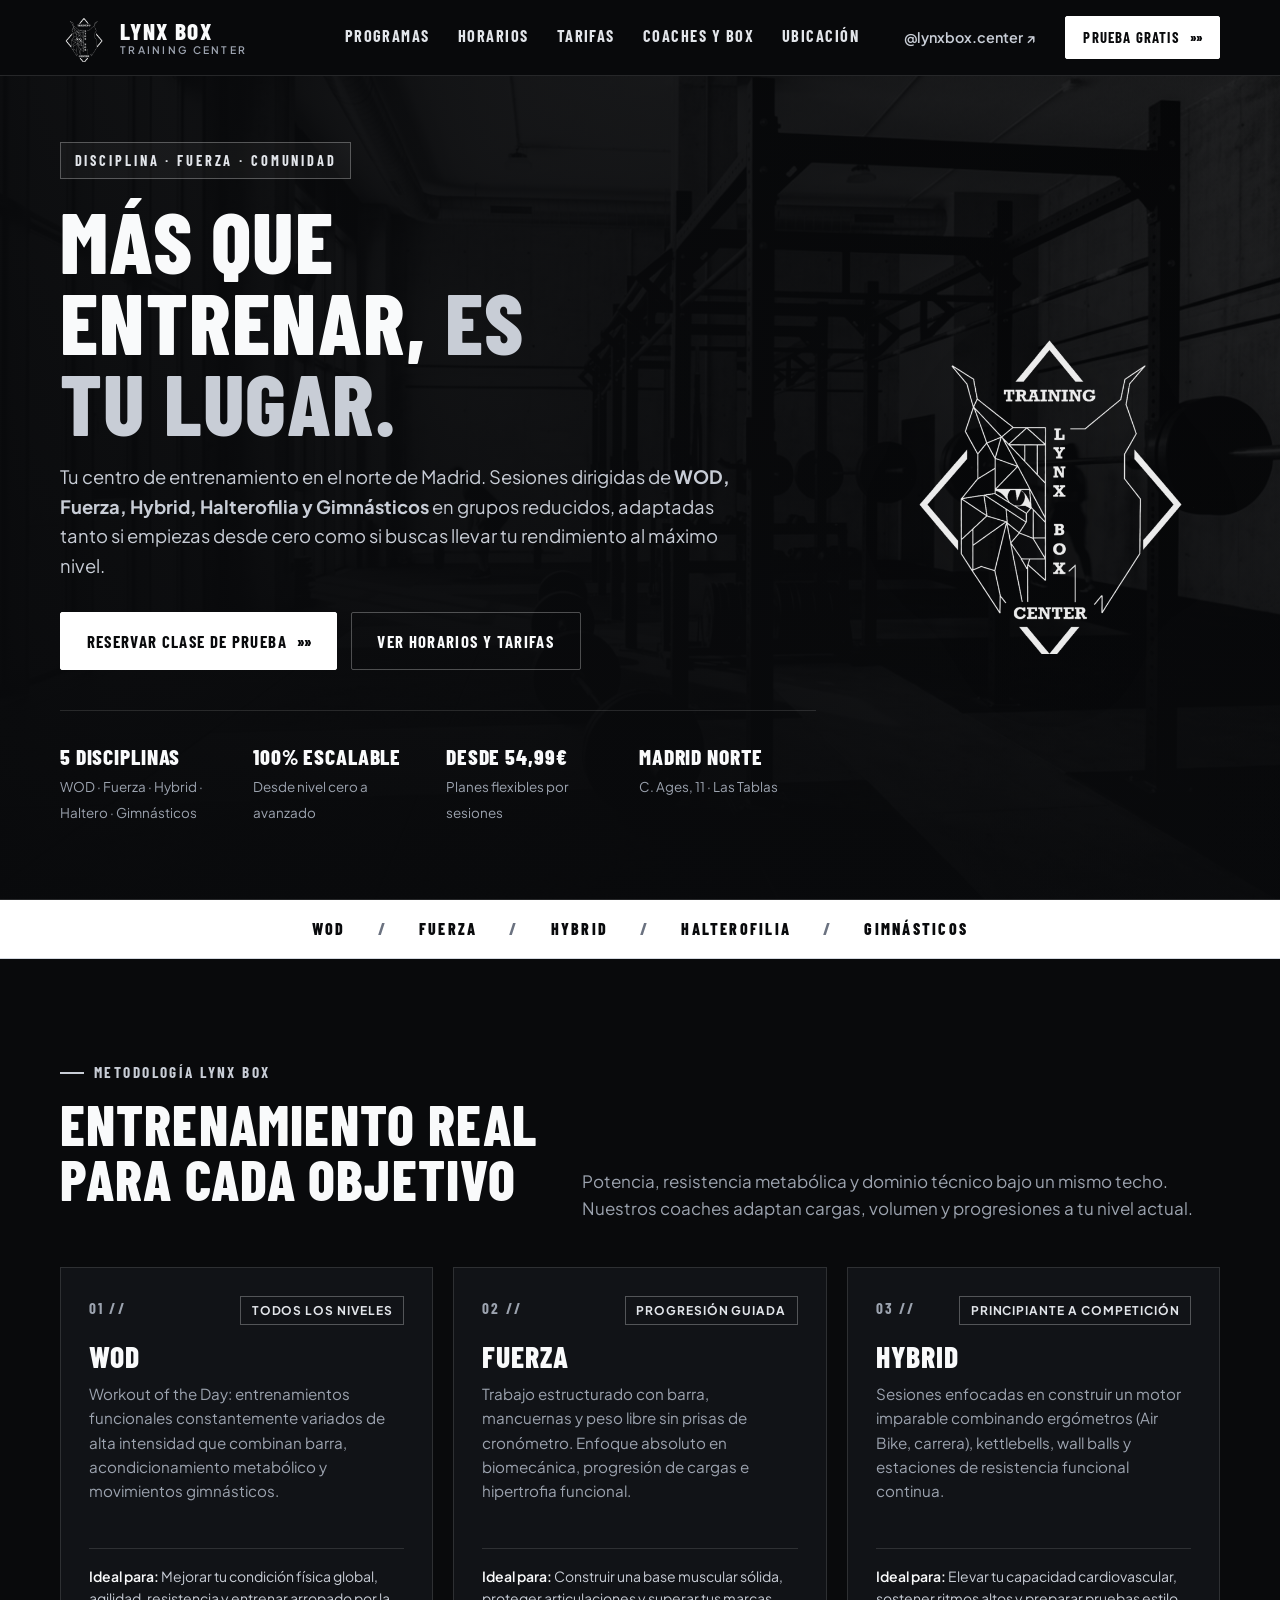
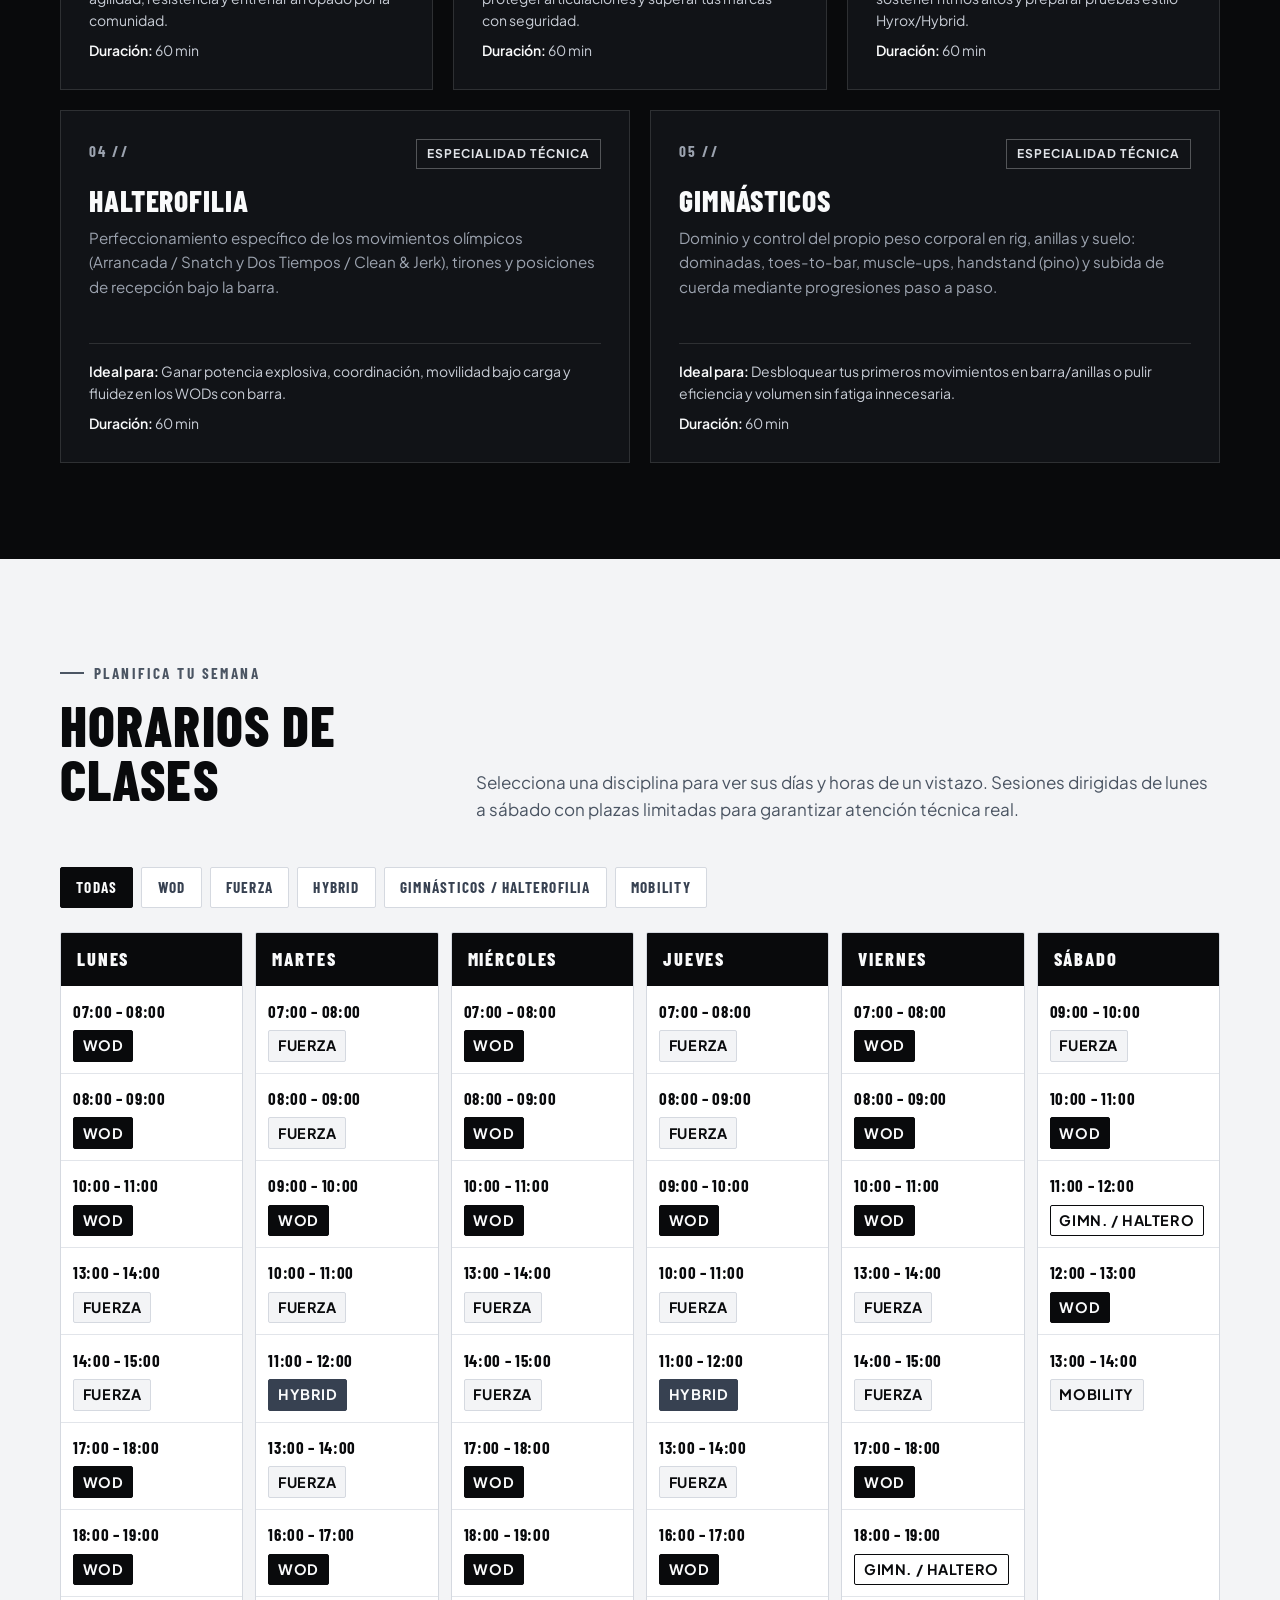
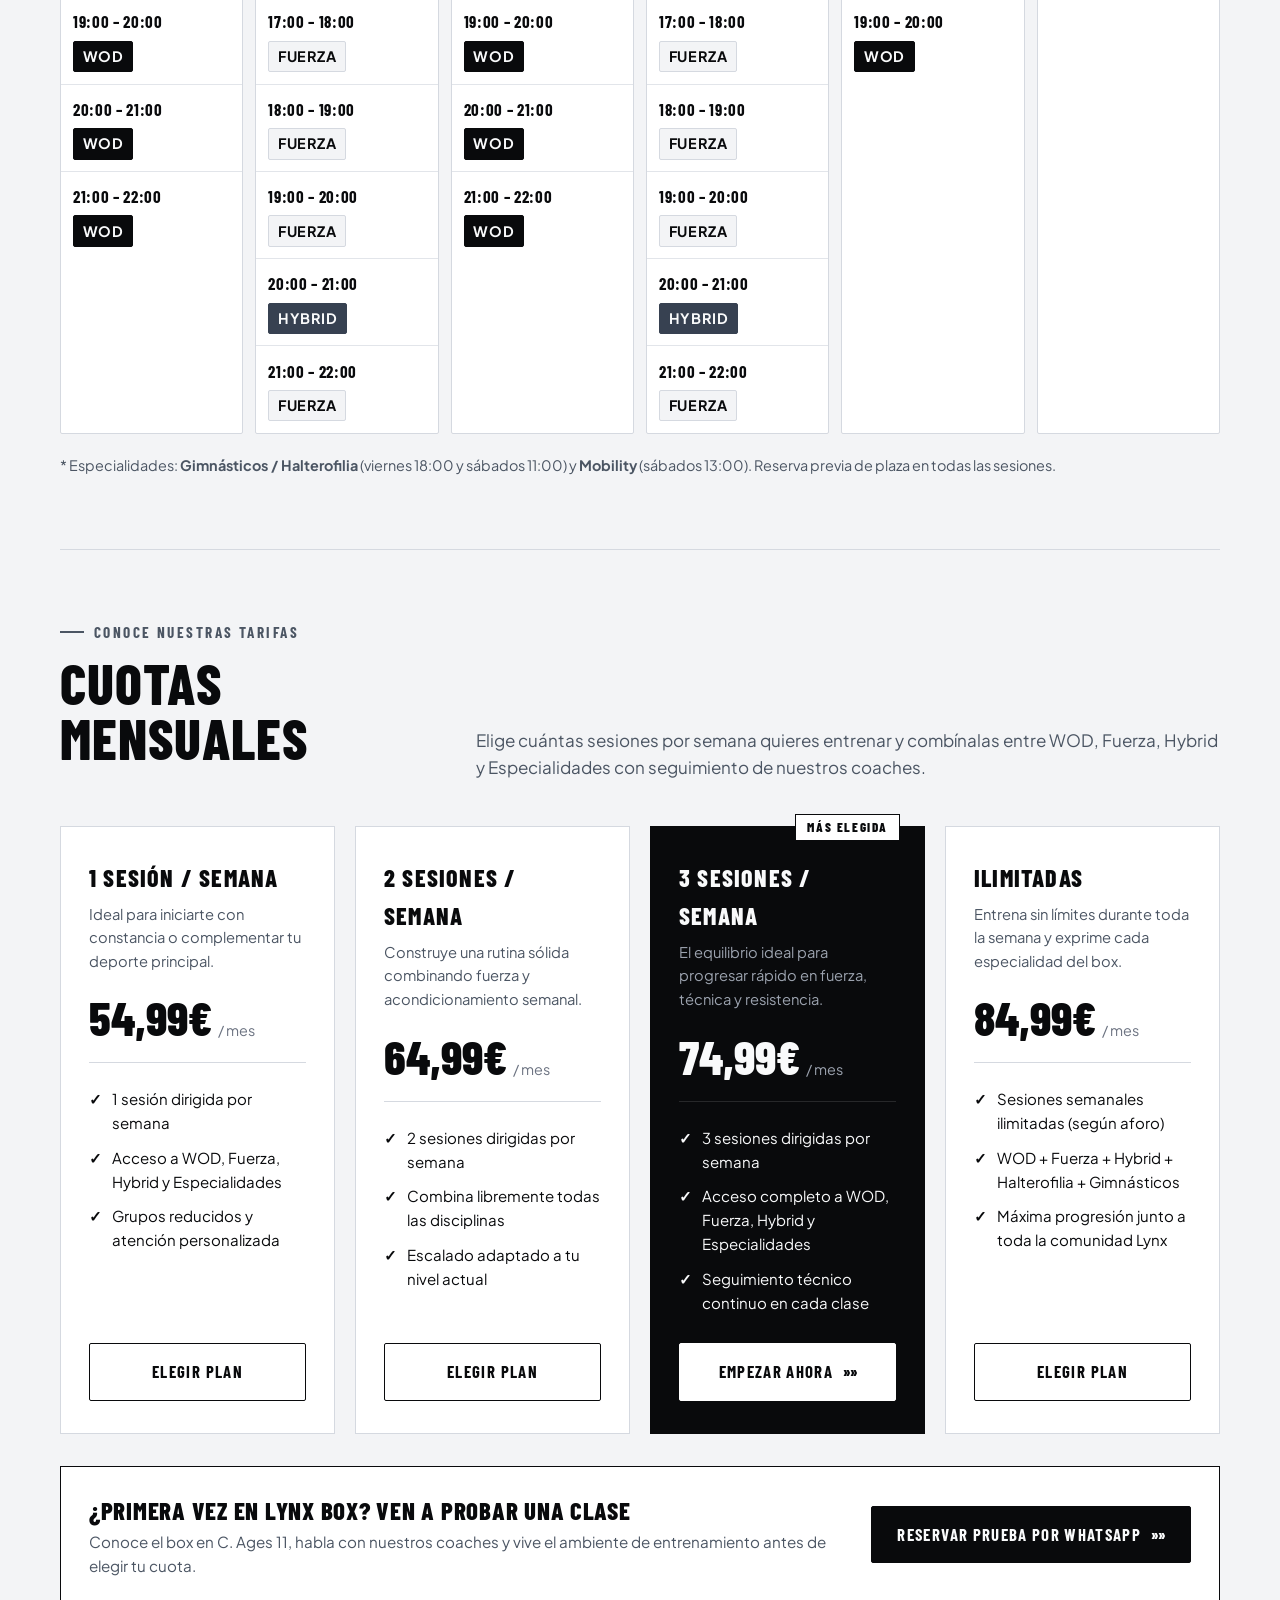
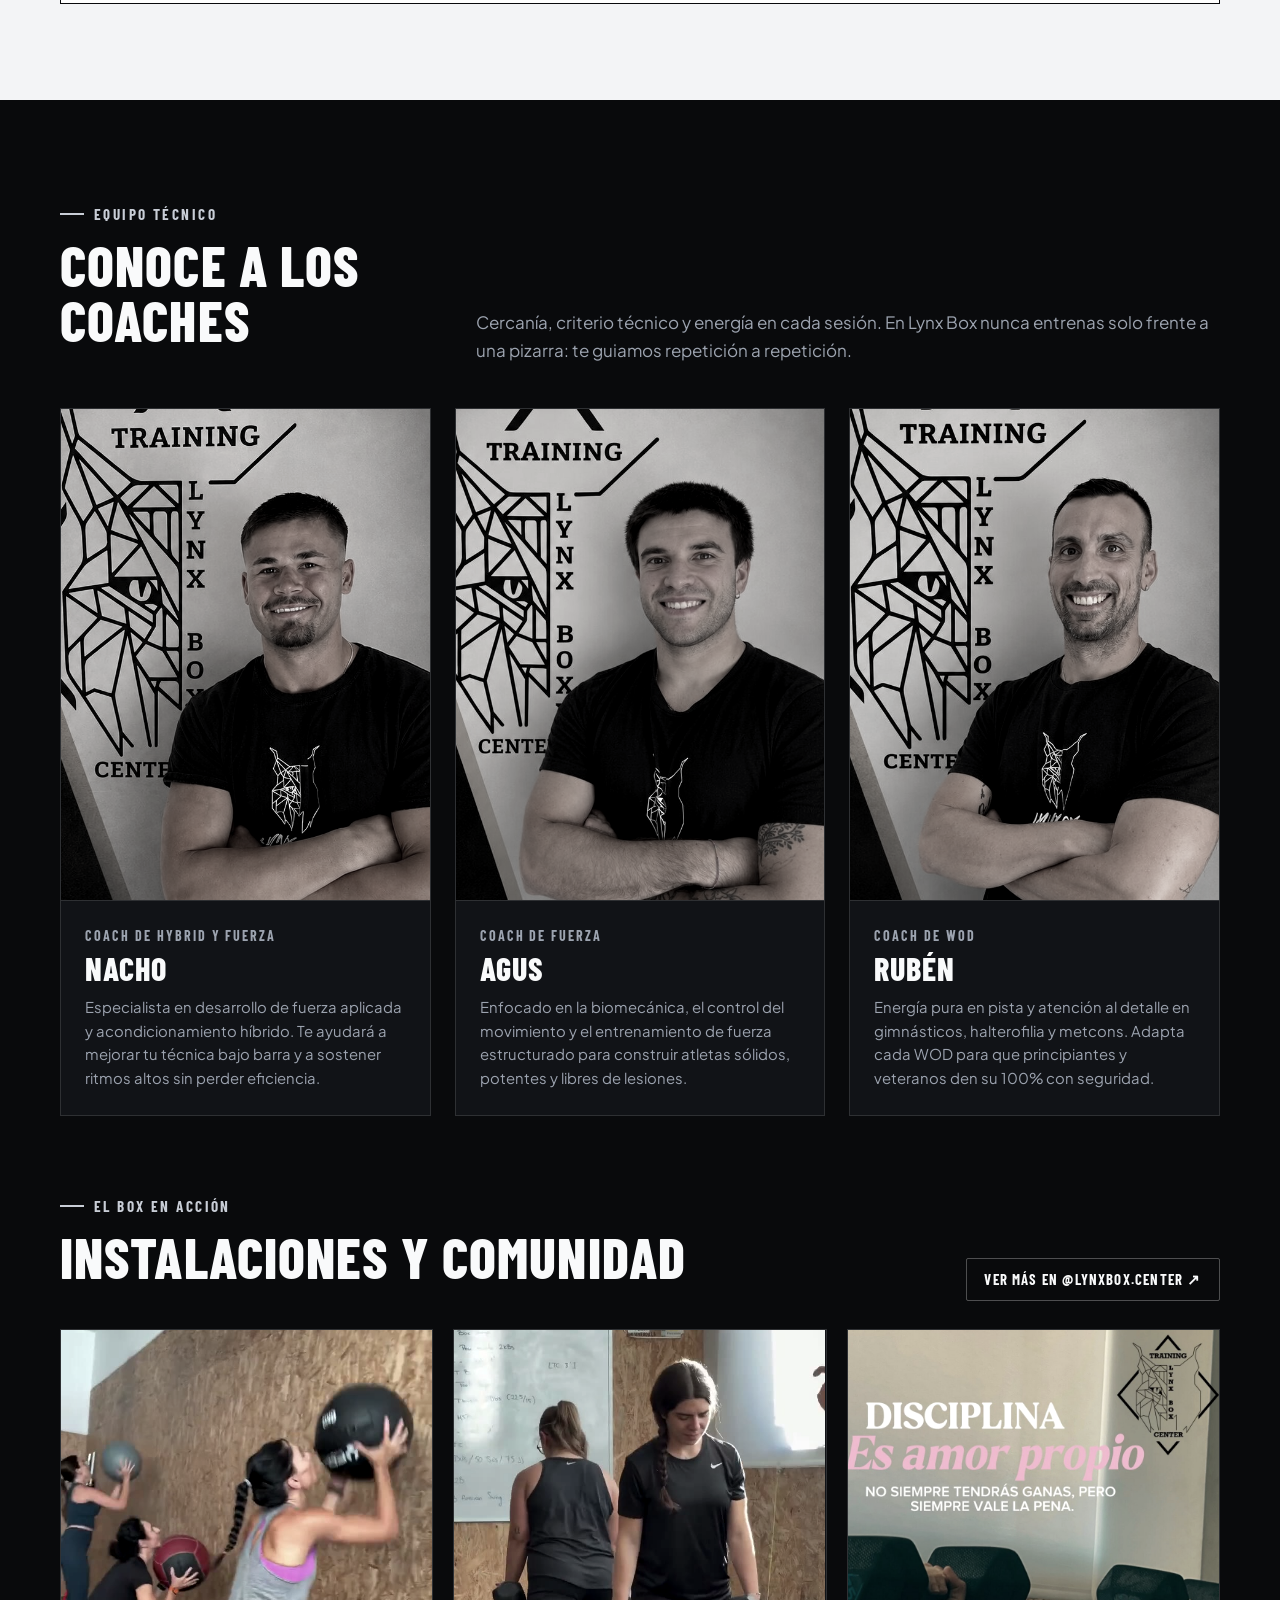
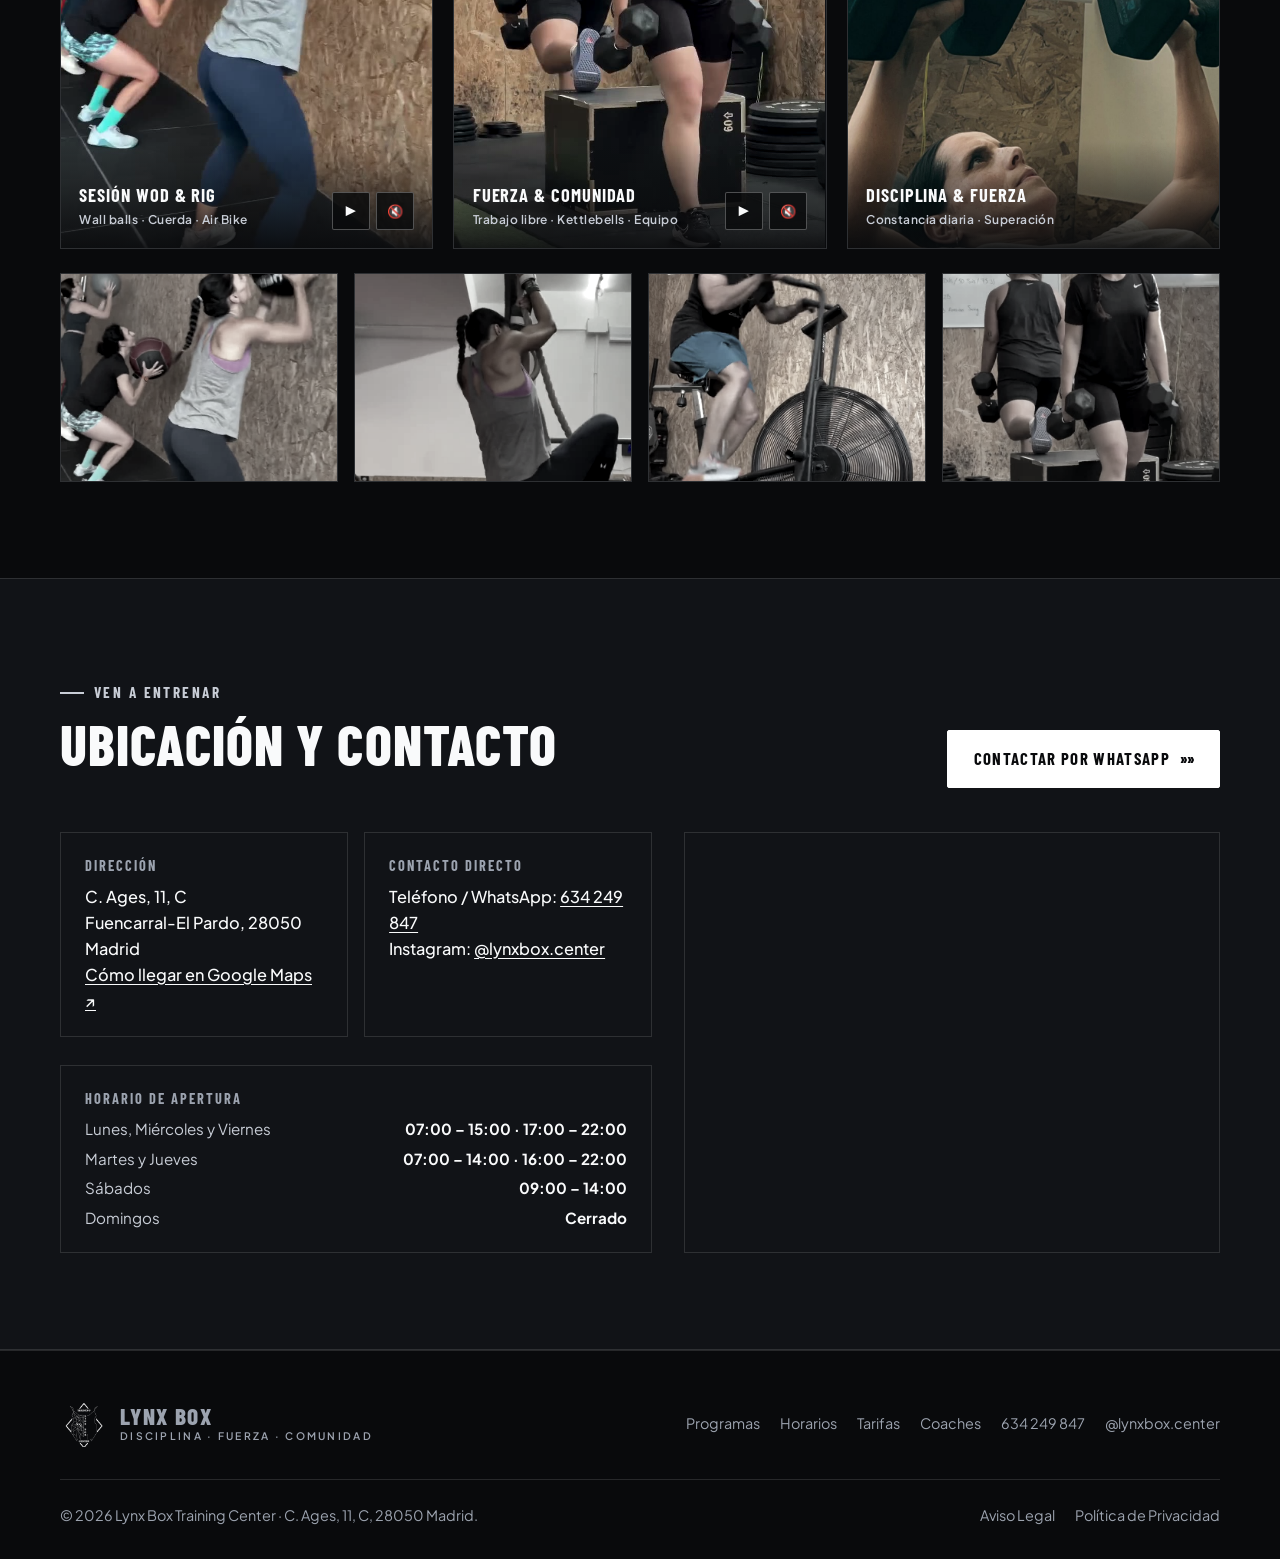
<file: index.html>
<!DOCTYPE html>
<html lang="es">
<head>
  <meta charset="UTF-8">
  <meta name="viewport" content="width=device-width, initial-scale=1.0">
  <title>Lynx Box Training Center | WOD, Fuerza, Hybrid, Halterofilia y Gimnásticos en Madrid</title>
  <meta name="description" content="Lynx Box Training Center en Madrid (C. Ages, 11, Fuencarral - Las Tablas). Clases de WOD, Fuerza, Hybrid, Halterofilia y Gimnásticos para todos los niveles. Más que entrenar, es tu lugar.">

  <!-- Open Graph / Social Sharing -->
  <meta property="og:type" content="website">
  <meta property="og:locale" content="es_ES">
  <meta property="og:title" content="Lynx Box Training Center | Disciplina · Fuerza · Comunidad">
  <meta property="og:description" content="Centro de entrenamiento funcional WOD, Fuerza, Hybrid, Halterofilia y Gimnásticos en C. Ages 11, Madrid. Más que entrenar, es tu lugar.">
  <meta property="og:image" content="assets/images/logo-card.jpg">

  <link rel="icon" type="image/png" href="assets/images/favicon.png">

  <!-- Typography: Barlow Condensed (Athletic Display) + Plus Jakarta Sans (Clean UI) -->
  <link rel="preconnect" href="https://fonts.googleapis.com">
  <link rel="preconnect" href="https://fonts.gstatic.com" crossorigin>
  <link href="https://fonts.googleapis.com/css2?family=Barlow+Condensed:wght@700;800&family=Plus+Jakarta+Sans:wght@400;500;600;700&display=swap" rel="stylesheet">

  <link rel="stylesheet" href="css/styles.css?v=3">
</head>
<body>
  <a href="#contenido-principal" class="skip-link">Saltar al contenido principal</a>

  <!-- =====================================================================
       HEADER & NAVIGATION
       ===================================================================== -->
  <header class="site-header">
    <div class="container header-inner">
      <a href="#inicio" class="brand" aria-label="Lynx Box Training Center — Inicio">
        <img src="assets/images/logo-white.png" alt="Logo Lynx Box Training Center" class="brand-logo" width="48" height="48">
        <span class="brand-text">
          <span class="brand-name">Lynx Box</span>
          <span class="brand-sub">Training Center</span>
        </span>
      </a>

      <button
        type="button"
        class="nav-toggle"
        data-nav-toggle
        aria-expanded="false"
        aria-controls="menu-principal"
        aria-label="Abrir menú de navegación"
      >
        <span class="nav-toggle-bar"></span>
        <span class="nav-toggle-bar"></span>
        <span class="nav-toggle-bar"></span>
      </button>

      <nav id="menu-principal" class="site-nav" data-site-nav aria-label="Navegación principal">
        <ul class="nav-list">
          <li><a href="#programas" class="nav-link">Programas</a></li>
          <li><a href="#horarios" class="nav-link">Horarios</a></li>
          <li><a href="#tarifas" class="nav-link">Tarifas</a></li>
          <li><a href="#comunidad" class="nav-link">Coaches y Box</a></li>
          <li><a href="#contacto" class="nav-link">Ubicación</a></li>
        </ul>

        <div class="nav-actions">
          <a
            href="https://www.instagram.com/lynxbox.center/"
            target="_blank"
            rel="noopener noreferrer"
            class="nav-ig-link"
            aria-label="Instagram oficial @lynxbox.center"
          >
            @lynxbox.center ↗
          </a>
          <a
            href="https://wa.me/34634249847?text=Hola%20Lynx%20Box%2C%20quiero%20reservar%20una%20clase%20de%20prueba"
            target="_blank"
            rel="noopener noreferrer"
            class="btn btn-primary btn-sm"
          >
            Prueba Gratis <span class="chevron-mark" aria-hidden="true">»»</span>
          </a>
        </div>
      </nav>
    </div>
  </header>

  <main id="contenido-principal">
    <!-- ===================================================================
         1. HERO SECTION
         =================================================================== -->
    <section id="inicio" class="hero section-dark" aria-labelledby="hero-heading">
      <div class="hero-bg" aria-hidden="true">
        <img
          src="assets/images/replace-hero-box.jpg"
          alt=""
          fetchpriority="high"
          width="1600"
          height="900"
        >
      </div>

      <div class="container hero-grid">
        <div class="hero-content">
          <p class="hero-motto">Disciplina · Fuerza · Comunidad</p>
          <h1 id="hero-heading" class="hero-title">
            Más que entrenar, <span>es tu lugar.</span>
          </h1>
          <p class="hero-description">
            Tu centro de entrenamiento en el norte de Madrid. Sesiones dirigidas de <strong>WOD, Fuerza, Hybrid, Halterofilia y Gimnásticos</strong> en grupos reducidos, adaptadas tanto si empiezas desde cero como si buscas llevar tu rendimiento al máximo nivel.
          </p>

          <div class="hero-cta-group">
            <a
              href="https://wa.me/34634249847?text=Hola%20Lynx%20Box%2C%20quiero%20reservar%20una%20clase%20de%20prueba"
              target="_blank"
              rel="noopener noreferrer"
              class="btn btn-primary"
            >
              Reservar Clase de Prueba <span class="chevron-mark" aria-hidden="true">»»</span>
            </a>
            <a href="#horarios" class="btn btn-outline">
              Ver Horarios y Tarifas
            </a>
          </div>

          <div class="hero-highlights" aria-label="Puntos clave de Lynx Box">
            <div>
              <span class="hero-stat-label">5 Disciplinas</span>
              <span class="hero-stat-sub">WOD · Fuerza · Hybrid · Haltero · Gimnásticos</span>
            </div>
            <div>
              <span class="hero-stat-label">100% Escalable</span>
              <span class="hero-stat-sub">Desde nivel cero a avanzado</span>
            </div>
            <div>
              <span class="hero-stat-label">Desde 54,99€</span>
              <span class="hero-stat-sub">Planes flexibles por sesiones</span>
            </div>
            <div>
              <span class="hero-stat-label">Madrid Norte</span>
              <span class="hero-stat-sub">C. Ages, 11 · Las Tablas</span>
            </div>
          </div>
        </div>

        <div class="hero-emblem-wrap" aria-hidden="true">
          <img
            src="assets/images/logo-white.png"
            alt=""
            class="hero-emblem"
            width="340"
            height="340"
          >
        </div>
      </div>
    </section>

    <!-- Brand Pillars Strip -->
    <div class="pillars-strip" aria-hidden="true">
      <div class="container pillars-inner">
        <span>WOD</span>
        <span class="pillars-dot">/</span>
        <span>Fuerza</span>
        <span class="pillars-dot">/</span>
        <span>Hybrid</span>
        <span class="pillars-dot">/</span>
        <span>Halterofilia</span>
        <span class="pillars-dot">/</span>
        <span>Gimnásticos</span>
      </div>
    </div>

    <!-- ===================================================================
         2. PROGRAMS / TRAINING METHODOLOGY
         =================================================================== -->
    <section id="programas" class="section section-dark" aria-labelledby="programas-heading">
      <div class="container">
        <div class="section-header section-header--split">
          <div>
            <span class="eyebrow">Metodología Lynx Box</span>
            <h2 id="programas-heading" class="section-title">Entrenamiento real para cada objetivo</h2>
          </div>
          <p class="section-lead">
            Potencia, resistencia metabólica y dominio técnico bajo un mismo techo. Nuestros coaches adaptan cargas, volumen y progresiones a tu nivel actual.
          </p>
        </div>

        <div class="programs-grid">
          <!-- Program 1: WOD -->
          <article class="program-card">
            <div>
              <div class="program-top">
                <span class="program-num">01 //</span>
                <span class="program-level">Todos los niveles</span>
              </div>
              <h3 class="program-title">WOD</h3>
              <p class="program-desc">
                Workout of the Day: entrenamientos funcionales constantemente variados de alta intensidad que combinan barra, acondicionamiento metabólico y movimientos gimnásticos.
              </p>
            </div>
            <div class="program-meta">
              <span><strong>Ideal para:</strong> Mejorar tu condición física global, agilidad, resistencia y entrenar arropado por la comunidad.</span>
              <span><strong>Duración:</strong> 60 min</span>
            </div>
          </article>

          <!-- Program 2: Fuerza -->
          <article class="program-card">
            <div>
              <div class="program-top">
                <span class="program-num">02 //</span>
                <span class="program-level">Progresión guiada</span>
              </div>
              <h3 class="program-title">Fuerza</h3>
              <p class="program-desc">
                Trabajo estructurado con barra, mancuernas y peso libre sin prisas de cronómetro. Enfoque absoluto en biomecánica, progresión de cargas e hipertrofia funcional.
              </p>
            </div>
            <div class="program-meta">
              <span><strong>Ideal para:</strong> Construir una base muscular sólida, proteger articulaciones y superar tus marcas con seguridad.</span>
              <span><strong>Duración:</strong> 60 min</span>
            </div>
          </article>

          <!-- Program 3: Hybrid -->
          <article class="program-card">
            <div>
              <div class="program-top">
                <span class="program-num">03 //</span>
                <span class="program-level">Principiante a Competición</span>
              </div>
              <h3 class="program-title">Hybrid</h3>
              <p class="program-desc">
                Sesiones enfocadas en construir un motor imparable combinando ergómetros (Air Bike, carrera), kettlebells, wall balls y estaciones de resistencia funcional continua.
              </p>
            </div>
            <div class="program-meta">
              <span><strong>Ideal para:</strong> Elevar tu capacidad cardiovascular, sostener ritmos altos y preparar pruebas estilo Hyrox/Hybrid.</span>
              <span><strong>Duración:</strong> 60 min</span>
            </div>
          </article>

          <!-- Program 4: Halterofilia -->
          <article class="program-card">
            <div>
              <div class="program-top">
                <span class="program-num">04 //</span>
                <span class="program-level">Especialidad Técnica</span>
              </div>
              <h3 class="program-title">Halterofilia</h3>
              <p class="program-desc">
                Perfeccionamiento específico de los movimientos olímpicos (Arrancada / Snatch y Dos Tiempos / Clean &amp; Jerk), tirones y posiciones de recepción bajo la barra.
              </p>
            </div>
            <div class="program-meta">
              <span><strong>Ideal para:</strong> Ganar potencia explosiva, coordinación, movilidad bajo carga y fluidez en los WODs con barra.</span>
              <span><strong>Duración:</strong> 60 min</span>
            </div>
          </article>

          <!-- Program 5: Gimnásticos -->
          <article class="program-card">
            <div>
              <div class="program-top">
                <span class="program-num">05 //</span>
                <span class="program-level">Especialidad Técnica</span>
              </div>
              <h3 class="program-title">Gimnásticos</h3>
              <p class="program-desc">
                Dominio y control del propio peso corporal en rig, anillas y suelo: dominadas, toes-to-bar, muscle-ups, handstand (pino) y subida de cuerda mediante progresiones paso a paso.
              </p>
            </div>
            <div class="program-meta">
              <span><strong>Ideal para:</strong> Desbloquear tus primeros movimientos en barra/anillas o pulir eficiencia y volumen sin fatiga innecesaria.</span>
              <span><strong>Duración:</strong> 60 min</span>
            </div>
          </article>
        </div>
      </div>
    </section>

    <!-- ===================================================================
         3. SCHEDULE & PRICING / MEMBERSHIPS (HIGH-CONTRAST LIGHT BAND)
         =================================================================== -->
    <section id="horarios" class="section section-light" aria-labelledby="horarios-heading">
      <div class="container">
        <div class="section-header section-header--split">
          <div>
            <span class="eyebrow">Planifica tu Semana</span>
            <h2 id="horarios-heading" class="section-title">Horarios de Clases</h2>
          </div>
          <p class="section-lead">
            Selecciona una disciplina para ver sus días y horas de un vistazo. Sesiones dirigidas de lunes a sábado con plazas limitadas para garantizar atención técnica real.
          </p>
        </div>

        <!-- ===============================================================
             MOBILE SCHEDULE (< 1024px): Discipline Tabs & Cards (IG Style)
             =============================================================== -->
        <div class="mobile-schedule">
          <div class="disc-tabs" role="tablist" aria-label="Ver horarios por disciplina">
            <button type="button" class="disc-tab is-active" role="tab" data-disc-tab="wod" aria-selected="true">WOD</button>
            <button type="button" class="disc-tab" role="tab" data-disc-tab="fuerza" aria-selected="false">Fuerza</button>
            <button type="button" class="disc-tab" role="tab" data-disc-tab="hybrid" aria-selected="false">Hybrid</button>
            <button type="button" class="disc-tab" role="tab" data-disc-tab="especialidades" aria-selected="false">Especialidades</button>
          </div>

          <!-- Panel 1: WOD -->
          <div class="disc-panel" data-disc-panel="wod" role="tabpanel">
            <div class="disc-panel-header">
              <span class="disc-panel-title">WOD</span>
              <span class="disc-panel-sub">Workout of the Day</span>
            </div>
            <div class="disc-panel-body">
              <div class="disc-day-group">
                <h3 class="disc-day-label">Lunes y Miércoles</h3>
                <div class="disc-times-grid">
                  <span class="disc-time-chip">07:00 – 08:00</span>
                  <span class="disc-time-chip">08:00 – 09:00</span>
                  <span class="disc-time-chip">10:00 – 11:00</span>
                  <span class="disc-time-chip">17:00 – 18:00</span>
                  <span class="disc-time-chip">18:00 – 19:00</span>
                  <span class="disc-time-chip">19:00 – 20:00</span>
                  <span class="disc-time-chip">20:00 – 21:00</span>
                  <span class="disc-time-chip">21:00 – 22:00</span>
                </div>
              </div>

              <div class="disc-day-group">
                <h3 class="disc-day-label">Martes y Jueves</h3>
                <div class="disc-times-grid">
                  <span class="disc-time-chip">09:00 – 10:00</span>
                  <span class="disc-time-chip">16:00 – 17:00</span>
                </div>
              </div>

              <div class="disc-day-group">
                <h3 class="disc-day-label">Viernes</h3>
                <div class="disc-times-grid">
                  <span class="disc-time-chip">07:00 – 08:00</span>
                  <span class="disc-time-chip">08:00 – 09:00</span>
                  <span class="disc-time-chip">10:00 – 11:00</span>
                  <span class="disc-time-chip">17:00 – 18:00</span>
                  <span class="disc-time-chip">19:00 – 20:00</span>
                </div>
              </div>

              <div class="disc-day-group">
                <h3 class="disc-day-label">Sábado</h3>
                <div class="disc-times-grid">
                  <span class="disc-time-chip">10:00 – 11:00</span>
                  <span class="disc-time-chip">12:00 – 13:00</span>
                </div>
              </div>
            </div>
          </div>

          <!-- Panel 2: FUERZA -->
          <div class="disc-panel is-hidden" data-disc-panel="fuerza" role="tabpanel">
            <div class="disc-panel-header">
              <span class="disc-panel-title">Fuerza</span>
              <span class="disc-panel-sub">Progresión Estructurada</span>
            </div>
            <div class="disc-panel-body">
              <div class="disc-day-group">
                <h3 class="disc-day-label">Martes y Jueves</h3>
                <div class="disc-times-grid">
                  <span class="disc-time-chip">07:00 – 08:00</span>
                  <span class="disc-time-chip">08:00 – 09:00</span>
                  <span class="disc-time-chip">10:00 – 11:00</span>
                  <span class="disc-time-chip">13:00 – 14:00</span>
                  <span class="disc-time-chip">17:00 – 18:00</span>
                  <span class="disc-time-chip">18:00 – 19:00</span>
                  <span class="disc-time-chip">19:00 – 20:00</span>
                  <span class="disc-time-chip">21:00 – 22:00</span>
                </div>
              </div>

              <div class="disc-day-group">
                <h3 class="disc-day-label">Lunes, Miércoles y Viernes</h3>
                <div class="disc-times-grid">
                  <span class="disc-time-chip">13:00 – 14:00</span>
                  <span class="disc-time-chip">14:00 – 15:00</span>
                </div>
              </div>

              <div class="disc-day-group">
                <h3 class="disc-day-label">Sábado</h3>
                <div class="disc-times-grid">
                  <span class="disc-time-chip">09:00 – 10:00</span>
                </div>
              </div>
            </div>
          </div>

          <!-- Panel 3: HYBRID -->
          <div class="disc-panel is-hidden" data-disc-panel="hybrid" role="tabpanel">
            <div class="disc-panel-header">
              <span class="disc-panel-title">Hybrid</span>
              <span class="disc-panel-sub">Resistencia + Potencia</span>
            </div>
            <div class="disc-panel-body">
              <div class="disc-day-group">
                <h3 class="disc-day-label">Martes y Jueves</h3>
                <div class="disc-times-grid">
                  <span class="disc-time-chip">11:00 – 12:00</span>
                  <span class="disc-time-chip">20:00 – 21:00</span>
                </div>
              </div>
            </div>
          </div>

          <!-- Panel 4: ESPECIALIDADES -->
          <div class="disc-panel is-hidden" data-disc-panel="especialidades" role="tabpanel">
            <div class="disc-panel-header">
              <span class="disc-panel-title">Especialidades</span>
              <span class="disc-panel-sub">Gimnásticos · Halterofilia · Mobility</span>
            </div>
            <div class="disc-panel-body">
              <div class="disc-day-group">
                <h3 class="disc-day-label">Gimnásticos / Halterofilia</h3>
                <div class="disc-spec-list">
                  <div class="disc-spec-row">
                    <span class="disc-spec-day">Viernes</span>
                    <span class="disc-time-chip">18:00 – 19:00</span>
                  </div>
                  <div class="disc-spec-row">
                    <span class="disc-spec-day">Sábado</span>
                    <span class="disc-time-chip">11:00 – 12:00</span>
                  </div>
                </div>
              </div>

              <div class="disc-day-group">
                <h3 class="disc-day-label">Mobility</h3>
                <div class="disc-spec-list">
                  <div class="disc-spec-row">
                    <span class="disc-spec-day">Sábado</span>
                    <span class="disc-time-chip">13:00 – 14:00</span>
                  </div>
                </div>
              </div>
            </div>
          </div>
        </div>

        <!-- ===============================================================
             DESKTOP SCHEDULE (>= 1024px): Full 6-Day Matrix + Filters
             =============================================================== -->
        <div class="desktop-schedule">
        <div class="schedule-controls">
          <div class="filter-group" role="group" aria-label="Filtrar horario por disciplina">
            <button type="button" class="filter-btn is-active" data-program-filter="all" aria-pressed="true">Todas</button>
            <button type="button" class="filter-btn" data-program-filter="wod" aria-pressed="false">WOD</button>
            <button type="button" class="filter-btn" data-program-filter="fuerza" aria-pressed="false">Fuerza</button>
            <button type="button" class="filter-btn" data-program-filter="hybrid" aria-pressed="false">Hybrid</button>
            <button type="button" class="filter-btn" data-program-filter="especialidades" aria-pressed="false">Gimnásticos / Halterofilia</button>
            <button type="button" class="filter-btn" data-program-filter="mobility" aria-pressed="false">Mobility</button>
          </div>
        </div>

        <div class="schedule-board">
          <!-- LUNES -->
          <div class="day-column" data-day-col="lun">
            <div class="day-header"><span>Lunes</span></div>
            <ul class="day-slots">
              <li class="slot-item"><span class="slot-time">07:00 – 08:00</span><span class="slot-class" data-program="wod">WOD</span></li>
              <li class="slot-item"><span class="slot-time">08:00 – 09:00</span><span class="slot-class" data-program="wod">WOD</span></li>
              <li class="slot-item"><span class="slot-time">10:00 – 11:00</span><span class="slot-class" data-program="wod">WOD</span></li>
              <li class="slot-item"><span class="slot-time">13:00 – 14:00</span><span class="slot-class" data-program="fuerza">Fuerza</span></li>
              <li class="slot-item"><span class="slot-time">14:00 – 15:00</span><span class="slot-class" data-program="fuerza">Fuerza</span></li>
              <li class="slot-item"><span class="slot-time">17:00 – 18:00</span><span class="slot-class" data-program="wod">WOD</span></li>
              <li class="slot-item"><span class="slot-time">18:00 – 19:00</span><span class="slot-class" data-program="wod">WOD</span></li>
              <li class="slot-item"><span class="slot-time">19:00 – 20:00</span><span class="slot-class" data-program="wod">WOD</span></li>
              <li class="slot-item"><span class="slot-time">20:00 – 21:00</span><span class="slot-class" data-program="wod">WOD</span></li>
              <li class="slot-item"><span class="slot-time">21:00 – 22:00</span><span class="slot-class" data-program="wod">WOD</span></li>
            </ul>
          </div>

          <!-- MARTES -->
          <div class="day-column" data-day-col="mar">
            <div class="day-header"><span>Martes</span></div>
            <ul class="day-slots">
              <li class="slot-item"><span class="slot-time">07:00 – 08:00</span><span class="slot-class" data-program="fuerza">Fuerza</span></li>
              <li class="slot-item"><span class="slot-time">08:00 – 09:00</span><span class="slot-class" data-program="fuerza">Fuerza</span></li>
              <li class="slot-item"><span class="slot-time">09:00 – 10:00</span><span class="slot-class" data-program="wod">WOD</span></li>
              <li class="slot-item"><span class="slot-time">10:00 – 11:00</span><span class="slot-class" data-program="fuerza">Fuerza</span></li>
              <li class="slot-item"><span class="slot-time">11:00 – 12:00</span><span class="slot-class" data-program="hybrid">Hybrid</span></li>
              <li class="slot-item"><span class="slot-time">13:00 – 14:00</span><span class="slot-class" data-program="fuerza">Fuerza</span></li>
              <li class="slot-item"><span class="slot-time">16:00 – 17:00</span><span class="slot-class" data-program="wod">WOD</span></li>
              <li class="slot-item"><span class="slot-time">17:00 – 18:00</span><span class="slot-class" data-program="fuerza">Fuerza</span></li>
              <li class="slot-item"><span class="slot-time">18:00 – 19:00</span><span class="slot-class" data-program="fuerza">Fuerza</span></li>
              <li class="slot-item"><span class="slot-time">19:00 – 20:00</span><span class="slot-class" data-program="fuerza">Fuerza</span></li>
              <li class="slot-item"><span class="slot-time">20:00 – 21:00</span><span class="slot-class" data-program="hybrid">Hybrid</span></li>
              <li class="slot-item"><span class="slot-time">21:00 – 22:00</span><span class="slot-class" data-program="fuerza">Fuerza</span></li>
            </ul>
          </div>

          <!-- MIÉRCOLES -->
          <div class="day-column" data-day-col="mie">
            <div class="day-header"><span>Miércoles</span></div>
            <ul class="day-slots">
              <li class="slot-item"><span class="slot-time">07:00 – 08:00</span><span class="slot-class" data-program="wod">WOD</span></li>
              <li class="slot-item"><span class="slot-time">08:00 – 09:00</span><span class="slot-class" data-program="wod">WOD</span></li>
              <li class="slot-item"><span class="slot-time">10:00 – 11:00</span><span class="slot-class" data-program="wod">WOD</span></li>
              <li class="slot-item"><span class="slot-time">13:00 – 14:00</span><span class="slot-class" data-program="fuerza">Fuerza</span></li>
              <li class="slot-item"><span class="slot-time">14:00 – 15:00</span><span class="slot-class" data-program="fuerza">Fuerza</span></li>
              <li class="slot-item"><span class="slot-time">17:00 – 18:00</span><span class="slot-class" data-program="wod">WOD</span></li>
              <li class="slot-item"><span class="slot-time">18:00 – 19:00</span><span class="slot-class" data-program="wod">WOD</span></li>
              <li class="slot-item"><span class="slot-time">19:00 – 20:00</span><span class="slot-class" data-program="wod">WOD</span></li>
              <li class="slot-item"><span class="slot-time">20:00 – 21:00</span><span class="slot-class" data-program="wod">WOD</span></li>
              <li class="slot-item"><span class="slot-time">21:00 – 22:00</span><span class="slot-class" data-program="wod">WOD</span></li>
            </ul>
          </div>

          <!-- JUEVES -->
          <div class="day-column" data-day-col="jue">
            <div class="day-header"><span>Jueves</span></div>
            <ul class="day-slots">
              <li class="slot-item"><span class="slot-time">07:00 – 08:00</span><span class="slot-class" data-program="fuerza">Fuerza</span></li>
              <li class="slot-item"><span class="slot-time">08:00 – 09:00</span><span class="slot-class" data-program="fuerza">Fuerza</span></li>
              <li class="slot-item"><span class="slot-time">09:00 – 10:00</span><span class="slot-class" data-program="wod">WOD</span></li>
              <li class="slot-item"><span class="slot-time">10:00 – 11:00</span><span class="slot-class" data-program="fuerza">Fuerza</span></li>
              <li class="slot-item"><span class="slot-time">11:00 – 12:00</span><span class="slot-class" data-program="hybrid">Hybrid</span></li>
              <li class="slot-item"><span class="slot-time">13:00 – 14:00</span><span class="slot-class" data-program="fuerza">Fuerza</span></li>
              <li class="slot-item"><span class="slot-time">16:00 – 17:00</span><span class="slot-class" data-program="wod">WOD</span></li>
              <li class="slot-item"><span class="slot-time">17:00 – 18:00</span><span class="slot-class" data-program="fuerza">Fuerza</span></li>
              <li class="slot-item"><span class="slot-time">18:00 – 19:00</span><span class="slot-class" data-program="fuerza">Fuerza</span></li>
              <li class="slot-item"><span class="slot-time">19:00 – 20:00</span><span class="slot-class" data-program="fuerza">Fuerza</span></li>
              <li class="slot-item"><span class="slot-time">20:00 – 21:00</span><span class="slot-class" data-program="hybrid">Hybrid</span></li>
              <li class="slot-item"><span class="slot-time">21:00 – 22:00</span><span class="slot-class" data-program="fuerza">Fuerza</span></li>
            </ul>
          </div>

          <!-- VIERNES -->
          <div class="day-column" data-day-col="vie">
            <div class="day-header"><span>Viernes</span></div>
            <ul class="day-slots">
              <li class="slot-item"><span class="slot-time">07:00 – 08:00</span><span class="slot-class" data-program="wod">WOD</span></li>
              <li class="slot-item"><span class="slot-time">08:00 – 09:00</span><span class="slot-class" data-program="wod">WOD</span></li>
              <li class="slot-item"><span class="slot-time">10:00 – 11:00</span><span class="slot-class" data-program="wod">WOD</span></li>
              <li class="slot-item"><span class="slot-time">13:00 – 14:00</span><span class="slot-class" data-program="fuerza">Fuerza</span></li>
              <li class="slot-item"><span class="slot-time">14:00 – 15:00</span><span class="slot-class" data-program="fuerza">Fuerza</span></li>
              <li class="slot-item"><span class="slot-time">17:00 – 18:00</span><span class="slot-class" data-program="wod">WOD</span></li>
              <li class="slot-item"><span class="slot-time">18:00 – 19:00</span><span class="slot-class" data-program="especialidades">Gimn. / Haltero</span></li>
              <li class="slot-item"><span class="slot-time">19:00 – 20:00</span><span class="slot-class" data-program="wod">WOD</span></li>
            </ul>
          </div>

          <!-- SÁBADO -->
          <div class="day-column" data-day-col="sab">
            <div class="day-header"><span>Sábado</span></div>
            <ul class="day-slots">
              <li class="slot-item"><span class="slot-time">09:00 – 10:00</span><span class="slot-class" data-program="fuerza">Fuerza</span></li>
              <li class="slot-item"><span class="slot-time">10:00 – 11:00</span><span class="slot-class" data-program="wod">WOD</span></li>
              <li class="slot-item"><span class="slot-time">11:00 – 12:00</span><span class="slot-class" data-program="especialidades">Gimn. / Haltero</span></li>
              <li class="slot-item"><span class="slot-time">12:00 – 13:00</span><span class="slot-class" data-program="wod">WOD</span></li>
              <li class="slot-item"><span class="slot-time">13:00 – 14:00</span><span class="slot-class" data-program="mobility">Mobility</span></li>
            </ul>
          </div>
        </div>
        </div>

        <p class="schedule-note">
          * Especialidades: <strong>Gimnásticos / Halterofilia</strong> (viernes 18:00 y sábados 11:00) y <strong>Mobility</strong> (sábados 13:00). Reserva previa de plaza en todas las sesiones.
        </p>

        <!-- PRICING / MEMBERSHIPS SUBSECTION -->
        <div id="tarifas" class="pricing-wrapper">
          <div class="section-header section-header--split">
            <div>
              <span class="eyebrow">Conoce Nuestras Tarifas</span>
              <h2 class="section-title">Cuotas Mensuales</h2>
            </div>
            <p class="section-lead">
              Elige cuántas sesiones por semana quieres entrenar y combínalas entre WOD, Fuerza, Hybrid y Especialidades con seguimiento de nuestros coaches.
            </p>
          </div>

          <div class="pricing-grid">
            <!-- Tier 1: 1 Sesión/Semana -->
            <article class="price-card">
              <div>
                <h3 class="price-tier">1 Sesión / Semana</h3>
                <p class="price-summary">Ideal para iniciarte con constancia o complementar tu deporte principal.</p>
                <div class="price-amount">
                  <span class="price-value">54,99€</span>
                  <span class="price-period">/ mes</span>
                </div>
                <ul class="price-features">
                  <li>1 sesión dirigida por semana</li>
                  <li>Acceso a WOD, Fuerza, Hybrid y Especialidades</li>
                  <li>Grupos reducidos y atención personalizada</li>
                </ul>
              </div>
              <a
                href="https://wa.me/34634249847?text=Hola%20Lynx%20Box%2C%20me%20interesa%20la%20tarifa%20de%201%20sesi%C3%B3n%2Fsemana"
                target="_blank"
                rel="noopener noreferrer"
                class="btn btn-outline-dark"
              >
                Elegir Plan
              </a>
            </article>

            <!-- Tier 2: 2 Sesiones/Semana -->
            <article class="price-card">
              <div>
                <h3 class="price-tier">2 Sesiones / Semana</h3>
                <p class="price-summary">Construye una rutina sólida combinando fuerza y acondicionamiento semanal.</p>
                <div class="price-amount">
                  <span class="price-value">64,99€</span>
                  <span class="price-period">/ mes</span>
                </div>
                <ul class="price-features">
                  <li>2 sesiones dirigidas por semana</li>
                  <li>Combina libremente todas las disciplinas</li>
                  <li>Escalado adaptado a tu nivel actual</li>
                </ul>
              </div>
              <a
                href="https://wa.me/34634249847?text=Hola%20Lynx%20Box%2C%20me%20interesa%20la%20tarifa%20de%202%20sesiones%2Fsemana"
                target="_blank"
                rel="noopener noreferrer"
                class="btn btn-outline-dark"
              >
                Elegir Plan
              </a>
            </article>

            <!-- Tier 3: 3 Sesiones/Semana (Featured) -->
            <article class="price-card price-card--featured">
              <span class="price-badge">Más Elegida</span>
              <div>
                <h3 class="price-tier">3 Sesiones / Semana</h3>
                <p class="price-summary">El equilibrio ideal para progresar rápido en fuerza, técnica y resistencia.</p>
                <div class="price-amount">
                  <span class="price-value">74,99€</span>
                  <span class="price-period">/ mes</span>
                </div>
                <ul class="price-features">
                  <li>3 sesiones dirigidas por semana</li>
                  <li>Acceso completo a WOD, Fuerza, Hybrid y Especialidades</li>
                  <li>Seguimiento técnico continuo en cada clase</li>
                </ul>
              </div>
              <a
                href="https://wa.me/34634249847?text=Hola%20Lynx%20Box%2C%20me%20interesa%20la%20tarifa%20de%203%20sesiones%2Fsemana"
                target="_blank"
                rel="noopener noreferrer"
                class="btn btn-primary"
              >
                Empezar Ahora <span class="chevron-mark" aria-hidden="true">»»</span>
              </a>
            </article>

            <!-- Tier 4: Sesiones Ilimitadas -->
            <article class="price-card">
              <div>
                <h3 class="price-tier">Ilimitadas</h3>
                <p class="price-summary">Entrena sin límites durante toda la semana y exprime cada especialidad del box.</p>
                <div class="price-amount">
                  <span class="price-value">84,99€</span>
                  <span class="price-period">/ mes</span>
                </div>
                <ul class="price-features">
                  <li>Sesiones semanales ilimitadas (según aforo)</li>
                  <li>WOD + Fuerza + Hybrid + Halterofilia + Gimnásticos</li>
                  <li>Máxima progresión junto a toda la comunidad Lynx</li>
                </ul>
              </div>
              <a
                href="https://wa.me/34634249847?text=Hola%20Lynx%20Box%2C%20me%20interesa%20la%20tarifa%20de%20sesiones%20ilimitadas"
                target="_blank"
                rel="noopener noreferrer"
                class="btn btn-outline-dark"
              >
                Elegir Plan
              </a>
            </article>
          </div>

          <div class="trial-banner">
            <div>
              <h3 class="trial-banner-title">¿Primera vez en Lynx Box? Ven a probar una clase</h3>
              <p class="trial-banner-text">
                Conoce el box en C. Ages 11, habla con nuestros coaches y vive el ambiente de entrenamiento antes de elegir tu cuota.
              </p>
            </div>
            <a
              href="https://wa.me/34634249847?text=Hola%20Lynx%20Box%2C%20quiero%20reservar%20una%20clase%20de%20prueba"
              target="_blank"
              rel="noopener noreferrer"
              class="btn btn-dark"
            >
              Reservar Prueba por WhatsApp <span class="chevron-mark" aria-hidden="true">»»</span>
            </a>
          </div>
        </div>
      </div>
    </section>

    <!-- ===================================================================
         4. FACILITY, COACHES & COMMUNITY
         =================================================================== -->
    <section id="comunidad" class="section section-dark" aria-labelledby="comunidad-heading">
      <div class="container">
        <div class="section-header section-header--split">
          <div>
            <span class="eyebrow">Equipo Técnico</span>
            <h2 id="comunidad-heading" class="section-title">Conoce a los Coaches</h2>
          </div>
          <p class="section-lead">
            Cercanía, criterio técnico y energía en cada sesión. En Lynx Box nunca entrenas solo frente a una pizarra: te guiamos repetición a repetición.
          </p>
        </div>

        <!-- Real Coaches from @lynxbox.center -->
        <div class="coaches-grid">
          <article class="coach-card">
            <div class="coach-media">
              <img
                src="assets/images/coach-nacho.jpg"
                alt="Nacho, Coach de Hybrid y Fuerza en Lynx Box Training Center"
                loading="lazy"
                width="600"
                height="800"
              >
            </div>
            <div class="coach-body">
              <span class="coach-role">Coach de Hybrid y Fuerza</span>
              <h3 class="coach-name">Nacho</h3>
              <p class="coach-bio">
                Especialista en desarrollo de fuerza aplicada y acondicionamiento híbrido. Te ayudará a mejorar tu técnica bajo barra y a sostener ritmos altos sin perder eficiencia.
              </p>
            </div>
          </article>

          <article class="coach-card">
            <div class="coach-media">
              <img
                src="assets/images/coach-agus.jpg"
                alt="Agus, Coach de Fuerza en Lynx Box Training Center"
                loading="lazy"
                width="600"
                height="800"
              >
            </div>
            <div class="coach-body">
              <span class="coach-role">Coach de Fuerza</span>
              <h3 class="coach-name">Agus</h3>
              <p class="coach-bio">
                Enfocado en la biomecánica, el control del movimiento y el entrenamiento de fuerza estructurado para construir atletas sólidos, potentes y libres de lesiones.
              </p>
            </div>
          </article>

          <article class="coach-card">
            <div class="coach-media">
              <img
                src="assets/images/coach-ruben.jpg"
                alt="Rubén, Coach de WOD en Lynx Box Training Center"
                loading="lazy"
                width="600"
                height="800"
              >
            </div>
            <div class="coach-body">
              <span class="coach-role">Coach de WOD</span>
              <h3 class="coach-name">Rubén</h3>
              <p class="coach-bio">
                Energía pura en pista y atención al detalle en gimnásticos, halterofilia y metcons. Adapta cada WOD para que principiantes y veteranos den su 100% con seguridad.
              </p>
            </div>
          </article>
        </div>

        <!-- Facility & Community Video Reels + Stills -->
        <div class="media-subhead section-header--split">
          <div>
            <span class="eyebrow">El Box en Acción</span>
            <h3 class="section-title">Instalaciones y Comunidad</h3>
          </div>
          <a
            href="https://www.instagram.com/lynxbox.center/"
            target="_blank"
            rel="noopener noreferrer"
            class="btn btn-outline btn-sm"
          >
            Ver más en @lynxbox.center ↗
          </a>
        </div>

        <div class="reels-grid">
          <!-- Reel 1: Real WOD Reel from Instagram -->
          <div class="reel-card" data-reel-card>
            <video
              src="assets/videos/reel-wod-box.mp4"
              poster="assets/images/box-wallballs.jpg"
              preload="metadata"
              loop
              muted
              playsinline
            ></video>
            <div class="reel-overlay">
              <div>
                <span class="reel-caption">Sesión WOD &amp; Rig</span>
                <span class="reel-tag">Wall balls · Cuerda · Air Bike</span>
              </div>
              <div class="reel-controls">
                <button type="button" class="reel-btn" data-reel-play aria-label="Reproducir vídeo">▶</button>
                <button type="button" class="reel-btn" data-reel-mute aria-label="Activar sonido">🔇</button>
              </div>
            </div>
          </div>

          <!-- Reel 2: Real Strength & Community Reel from Instagram -->
          <div class="reel-card" data-reel-card>
            <video
              src="assets/videos/reel-fuerza-comunidad.mp4"
              poster="assets/images/box-fuerza-stepup.jpg"
              preload="metadata"
              loop
              muted
              playsinline
            ></video>
            <div class="reel-overlay">
              <div>
                <span class="reel-caption">Fuerza &amp; Comunidad</span>
                <span class="reel-tag">Trabajo libre · Kettlebells · Equipo</span>
              </div>
              <div class="reel-controls">
                <button type="button" class="reel-btn" data-reel-play aria-label="Reproducir vídeo">▶</button>
                <button type="button" class="reel-btn" data-reel-mute aria-label="Activar sonido">🔇</button>
              </div>
            </div>
          </div>

          <!-- Highlight 3: Real @lynxbox.center Disciplina / Fuerza photo -->
          <div class="reel-card">
            <img
              src="assets/images/box-disciplina-fuerza.jpg"
              alt="Entrenamiento de fuerza con mancuernas en Lynx Box Training Center — Disciplina, Fuerza y Comunidad"
              loading="lazy"
              width="1096"
              height="1390"
            >
            <div class="reel-overlay">
              <div>
                <span class="reel-caption">Disciplina &amp; Fuerza</span>
                <span class="reel-tag">Constancia diaria · Superación</span>
              </div>
            </div>
          </div>
        </div>

        <!-- Authentic Action Stills from Lynx Box -->
        <div class="gallery-grid" aria-label="Galería fotográfica del box">
          <figure class="gallery-item">
            <img
              src="assets/images/box-wallballs.jpg"
              alt="Atletas realizando lanzamientos de balón medicinal (wall balls) en Lynx Box"
              loading="lazy"
              width="720"
              height="1280"
            >
          </figure>
          <figure class="gallery-item">
            <img
              src="assets/images/box-rope-climb.jpg"
              alt="Subida de cuerda en la estructura principal de Lynx Box"
              loading="lazy"
              width="720"
              height="1280"
            >
          </figure>
          <figure class="gallery-item">
            <img
              src="assets/images/box-airbike.jpg"
              alt="Sprint cardiovascular en Xebex Air Bike durante una sesión Hybrid"
              loading="lazy"
              width="720"
              height="1280"
            >
          </figure>
          <figure class="gallery-item">
            <img
              src="assets/images/box-fuerza-stepup.jpg"
              alt="Trabajo de fuerza unilateral con mancuernas y cajón en Lynx Box"
              loading="lazy"
              width="720"
              height="1280"
            >
          </figure>
        </div>
      </div>
    </section>

    <!-- ===================================================================
         5. LOCATION, HOURS & CONTACT
         =================================================================== -->
    <section id="contacto" class="section section-carbon" aria-labelledby="contacto-heading">
      <div class="container">
        <div class="section-header section-header--split">
          <div>
            <span class="eyebrow">Ven a Entrenar</span>
            <h2 id="contacto-heading" class="section-title">Ubicación y Contacto</h2>
          </div>
          <a
            href="https://wa.me/34634249847?text=Hola%20Lynx%20Box%2C%20quiero%20reservar%20una%20clase%20de%20prueba"
            target="_blank"
            rel="noopener noreferrer"
            class="btn btn-primary"
          >
            Contactar por WhatsApp <span class="chevron-mark" aria-hidden="true">»»</span>
          </a>
        </div>

        <div class="contact-grid">
          <div>
            <div class="contact-cards">
              <div class="info-block">
                <div class="info-label">Dirección</div>
                <p class="info-value">
                  C. Ages, 11, C<br>
                  Fuencarral-El Pardo, 28050 Madrid<br>
                  <a
                    href="https://www.google.com/maps/search/?api=1&query=Calle+de+Ages+11+C+28050+Madrid"
                    target="_blank"
                    rel="noopener noreferrer"
                  >
                    Cómo llegar en Google Maps ↗
                  </a>
                </p>
              </div>

              <div class="info-block">
                <div class="info-label">Contacto Directo</div>
                <p class="info-value">
                  Teléfono / WhatsApp: <a href="tel:+34634249847">634 249 847</a><br>
                  Instagram: <a href="https://www.instagram.com/lynxbox.center/" target="_blank" rel="noopener noreferrer">@lynxbox.center</a>
                </p>
              </div>
            </div>

            <div class="info-block">
              <div class="info-label">Horario de Apertura</div>
              <div class="hours-list">
                <div class="hours-row">
                  <span>Lunes, Miércoles y Viernes</span>
                  <strong>07:00 – 15:00 · 17:00 – 22:00</strong>
                </div>
                <div class="hours-row">
                  <span>Martes y Jueves</span>
                  <strong>07:00 – 14:00 · 16:00 – 22:00</strong>
                </div>
                <div class="hours-row">
                  <span>Sábados</span>
                  <strong>09:00 – 14:00</strong>
                </div>
                <div class="hours-row">
                  <span>Domingos</span>
                  <strong>Cerrado</strong>
                </div>
              </div>
            </div>
          </div>

          <div class="map-frame">
            <iframe
              title="Mapa de ubicación de Lynx Box Training Center en Calle de Ages 11, 28050 Madrid"
              src="https://maps.google.com/maps?q=Calle%20de%20Ages%2011,%2028050%20Madrid&t=&z=15&ie=UTF8&iwloc=&output=embed"
              loading="lazy"
              referrerpolicy="no-referrer-when-downgrade"
              allowfullscreen
            ></iframe>
          </div>
        </div>
      </div>
    </section>
  </main>

  <!-- =====================================================================
       FOOTER
       ===================================================================== -->
  <footer class="site-footer">
    <div class="container">
      <div class="footer-top">
        <a href="#inicio" class="brand">
          <img src="assets/images/logo-white.png" alt="Logo Lynx Box" class="brand-logo" width="44" height="44">
          <span class="brand-text">
            <span class="brand-name">Lynx Box</span>
            <span class="brand-sub">Disciplina · Fuerza · Comunidad</span>
          </span>
        </a>

        <div class="footer-links">
          <a href="#programas">Programas</a>
          <a href="#horarios">Horarios</a>
          <a href="#tarifas">Tarifas</a>
          <a href="#comunidad">Coaches</a>
          <a href="tel:+34634249847">634 249 847</a>
          <a href="https://www.instagram.com/lynxbox.center/" target="_blank" rel="noopener noreferrer">@lynxbox.center</a>
        </div>
      </div>

      <div class="footer-bottom">
        <p>© <span id="current-year">2026</span> Lynx Box Training Center · C. Ages, 11, C, 28050 Madrid.</p>
        <div class="footer-links">
          <a href="aviso-legal.html">Aviso Legal</a>
          <a href="privacidad.html">Política de Privacidad</a>
        </div>
      </div>
    </div>
  </footer>

  <script src="js/main.js?v=3" defer></script>
</body>
</html>
</file>
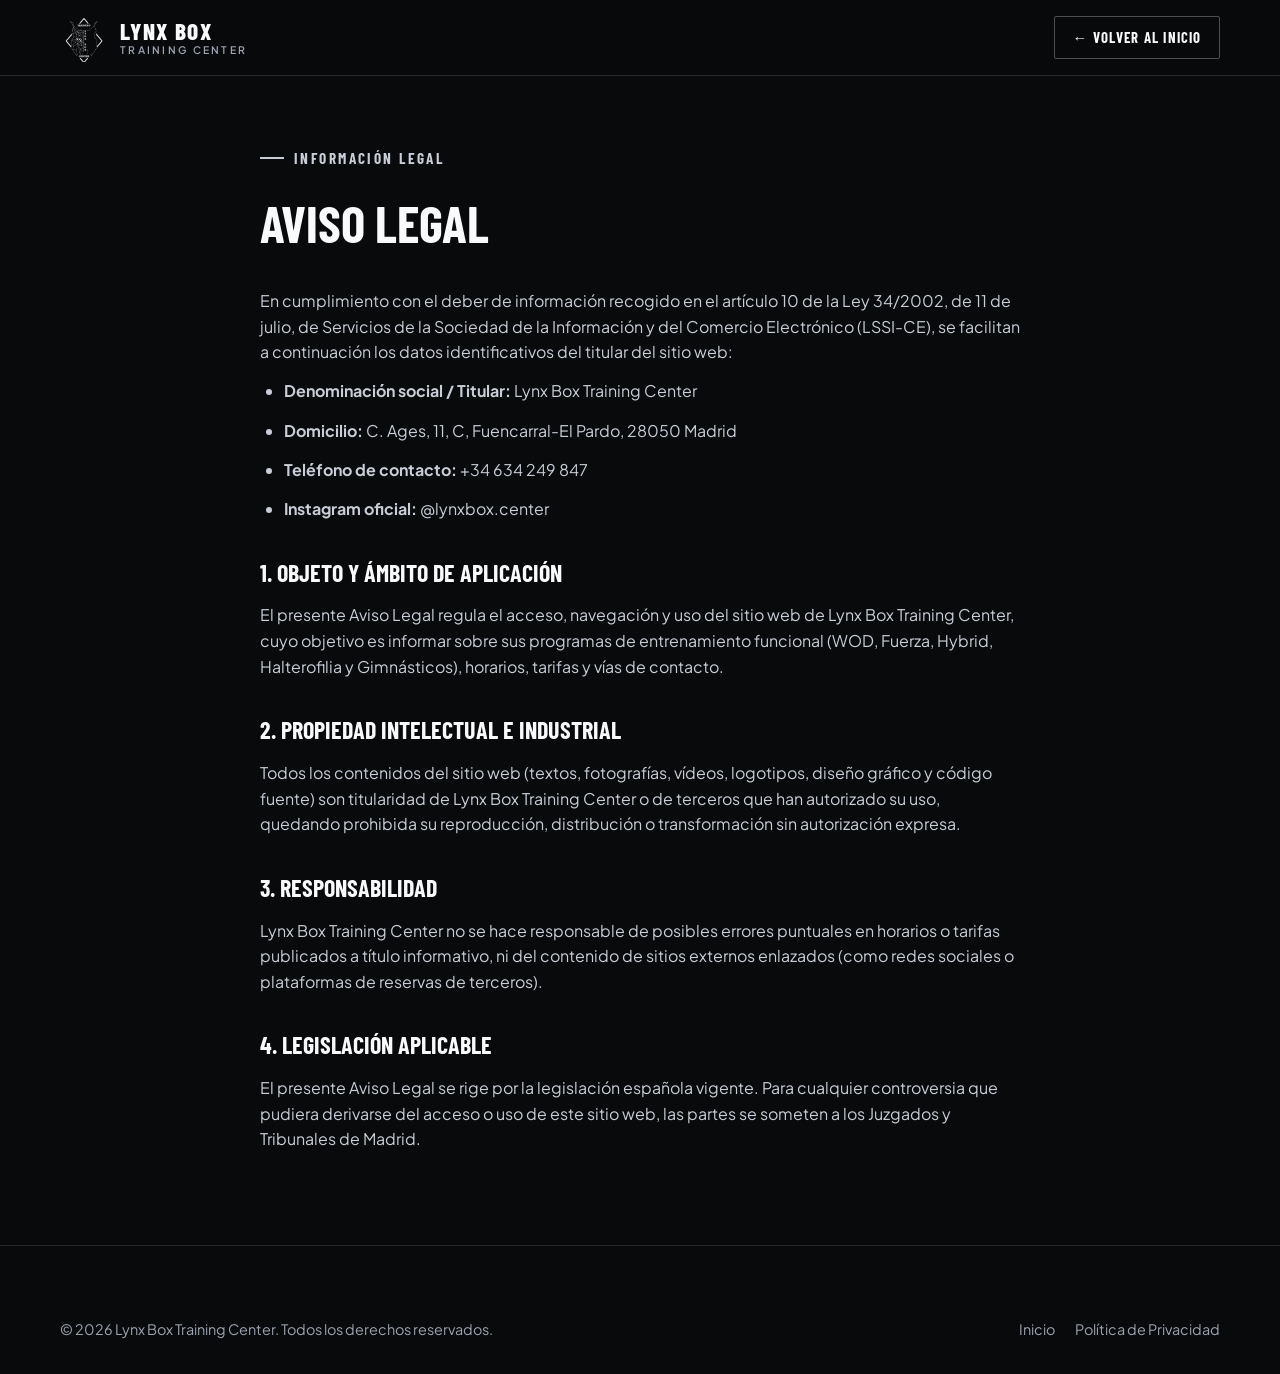
<file: aviso-legal.html>
<!DOCTYPE html>
<html lang="es">
<head>
  <meta charset="UTF-8">
  <meta name="viewport" content="width=device-width, initial-scale=1.0">
  <title>Aviso Legal | Lynx Box Training Center</title>
  <meta name="robots" content="noindex">
  <link rel="icon" type="image/png" href="assets/images/favicon.png">
  <link rel="preconnect" href="https://fonts.googleapis.com">
  <link rel="preconnect" href="https://fonts.gstatic.com" crossorigin>
  <link href="https://fonts.googleapis.com/css2?family=Barlow+Condensed:wght@700;800&family=Plus+Jakarta+Sans:wght@400;500;600;700&display=swap" rel="stylesheet">
  <link rel="stylesheet" href="css/styles.css?v=3">
</head>
<body>
  <header class="site-header">
    <div class="container header-inner">
      <a href="index.html" class="brand" aria-label="Volver al inicio de Lynx Box">
        <img src="assets/images/logo-white.png" alt="Logo Lynx Box" class="brand-logo" width="48" height="48">
        <span class="brand-text">
          <span class="brand-name">Lynx Box</span>
          <span class="brand-sub">Training Center</span>
        </span>
      </a>
      <a href="index.html" class="btn btn-outline btn-sm">← Volver al inicio</a>
    </div>
  </header>

  <main class="container legal-page">
    <span class="eyebrow">Información Legal</span>
    <h1>Aviso Legal</h1>

    <p>En cumplimiento con el deber de información recogido en el artículo 10 de la Ley 34/2002, de 11 de julio, de Servicios de la Sociedad de la Información y del Comercio Electrónico (LSSI-CE), se facilitan a continuación los datos identificativos del titular del sitio web:</p>

    <ul>
      <li><strong>Denominación social / Titular:</strong> Lynx Box Training Center</li>
      <li><strong>Domicilio:</strong> C. Ages, 11, C, Fuencarral-El Pardo, 28050 Madrid</li>
      <li><strong>Teléfono de contacto:</strong> +34 634 249 847</li>
      <li><strong>Instagram oficial:</strong> <a href="https://www.instagram.com/lynxbox.center/" target="_blank" rel="noopener noreferrer">@lynxbox.center</a></li>
    </ul>

    <h2>1. Objeto y ámbito de aplicación</h2>
    <p>El presente Aviso Legal regula el acceso, navegación y uso del sitio web de Lynx Box Training Center, cuyo objetivo es informar sobre sus programas de entrenamiento funcional (WOD, Fuerza, Hybrid, Halterofilia y Gimnásticos), horarios, tarifas y vías de contacto.</p>

    <h2>2. Propiedad intelectual e industrial</h2>
    <p>Todos los contenidos del sitio web (textos, fotografías, vídeos, logotipos, diseño gráfico y código fuente) son titularidad de Lynx Box Training Center o de terceros que han autorizado su uso, quedando prohibida su reproducción, distribución o transformación sin autorización expresa.</p>

    <h2>3. Responsabilidad</h2>
    <p>Lynx Box Training Center no se hace responsable de posibles errores puntuales en horarios o tarifas publicados a título informativo, ni del contenido de sitios externos enlazados (como redes sociales o plataformas de reservas de terceros).</p>

    <h2>4. Legislación aplicable</h2>
    <p>El presente Aviso Legal se rige por la legislación española vigente. Para cualquier controversia que pudiera derivarse del acceso o uso de este sitio web, las partes se someten a los Juzgados y Tribunales de Madrid.</p>
  </main>

  <footer class="site-footer">
    <div class="container footer-bottom">
      <p>© <span id="current-year">2026</span> Lynx Box Training Center. Todos los derechos reservados.</p>
      <div class="footer-links">
        <a href="index.html">Inicio</a>
        <a href="privacidad.html">Política de Privacidad</a>
      </div>
    </div>
  </footer>
  <script src="js/main.js" defer></script>
</body>
</html>
</file>
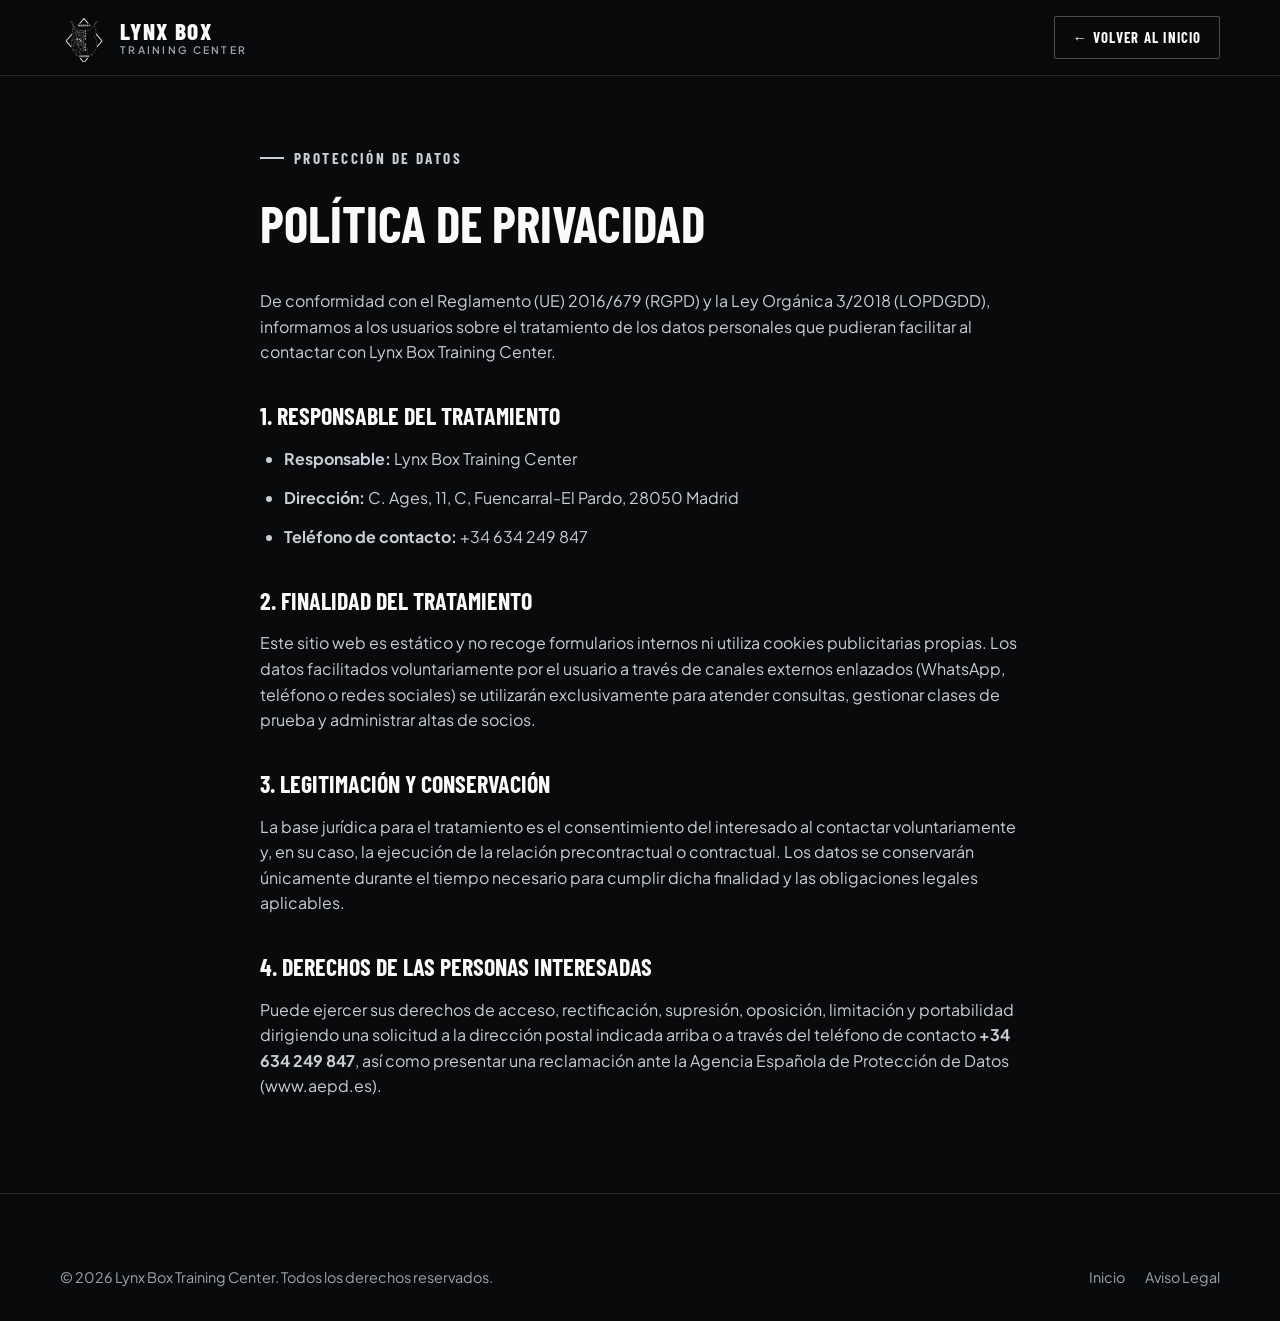
<file: privacidad.html>
<!DOCTYPE html>
<html lang="es">
<head>
  <meta charset="UTF-8">
  <meta name="viewport" content="width=device-width, initial-scale=1.0">
  <title>Política de Privacidad | Lynx Box Training Center</title>
  <meta name="robots" content="noindex">
  <link rel="icon" type="image/png" href="assets/images/favicon.png">
  <link rel="preconnect" href="https://fonts.googleapis.com">
  <link rel="preconnect" href="https://fonts.gstatic.com" crossorigin>
  <link href="https://fonts.googleapis.com/css2?family=Barlow+Condensed:wght@700;800&family=Plus+Jakarta+Sans:wght@400;500;600;700&display=swap" rel="stylesheet">
  <link rel="stylesheet" href="css/styles.css?v=3">
</head>
<body>
  <header class="site-header">
    <div class="container header-inner">
      <a href="index.html" class="brand" aria-label="Volver al inicio de Lynx Box">
        <img src="assets/images/logo-white.png" alt="Logo Lynx Box" class="brand-logo" width="48" height="48">
        <span class="brand-text">
          <span class="brand-name">Lynx Box</span>
          <span class="brand-sub">Training Center</span>
        </span>
      </a>
      <a href="index.html" class="btn btn-outline btn-sm">← Volver al inicio</a>
    </div>
  </header>

  <main class="container legal-page">
    <span class="eyebrow">Protección de Datos</span>
    <h1>Política de Privacidad</h1>

    <p>De conformidad con el Reglamento (UE) 2016/679 (RGPD) y la Ley Orgánica 3/2018 (LOPDGDD), informamos a los usuarios sobre el tratamiento de los datos personales que pudieran facilitar al contactar con Lynx Box Training Center.</p>

    <h2>1. Responsable del tratamiento</h2>
    <ul>
      <li><strong>Responsable:</strong> Lynx Box Training Center</li>
      <li><strong>Dirección:</strong> C. Ages, 11, C, Fuencarral-El Pardo, 28050 Madrid</li>
      <li><strong>Teléfono de contacto:</strong> +34 634 249 847</li>
    </ul>

    <h2>2. Finalidad del tratamiento</h2>
    <p>Este sitio web es estático y no recoge formularios internos ni utiliza cookies publicitarias propias. Los datos facilitados voluntariamente por el usuario a través de canales externos enlazados (WhatsApp, teléfono o redes sociales) se utilizarán exclusivamente para atender consultas, gestionar clases de prueba y administrar altas de socios.</p>

    <h2>3. Legitimación y conservación</h2>
    <p>La base jurídica para el tratamiento es el consentimiento del interesado al contactar voluntariamente y, en su caso, la ejecución de la relación precontractual o contractual. Los datos se conservarán únicamente durante el tiempo necesario para cumplir dicha finalidad y las obligaciones legales aplicables.</p>

    <h2>4. Derechos de las personas interesadas</h2>
    <p>Puede ejercer sus derechos de acceso, rectificación, supresión, oposición, limitación y portabilidad dirigiendo una solicitud a la dirección postal indicada arriba o a través del teléfono de contacto <strong>+34 634 249 847</strong>, así como presentar una reclamación ante la Agencia Española de Protección de Datos (www.aepd.es).</p>
  </main>

  <footer class="site-footer">
    <div class="container footer-bottom">
      <p>© <span id="current-year">2026</span> Lynx Box Training Center. Todos los derechos reservados.</p>
      <div class="footer-links">
        <a href="index.html">Inicio</a>
        <a href="aviso-legal.html">Aviso Legal</a>
      </div>
    </div>
  </footer>
  <script src="js/main.js" defer></script>
</body>
</html>
</file>
<file: css/styles.css>
/* ==========================================================================
   LYNX BOX TRAINING CENTER — Stylesheet
   Palette: Clean High-Contrast Monochrome (Black, White & Steel Gray)
   Architecture: Mobile-first, zero frameworks, WCAG AA+ contrast
   ========================================================================== */

:root {
  /* Monochrome Surfaces */
  --bg-black: #090a0c;
  --bg-carbon: #111317;
  --bg-graphite: #191c22;
  --bg-chalk: #f3f4f6;
  --bg-white: #ffffff;

  /* Ink & Steel Gray Scale */
  --ink-white: #f9fafb;
  --steel-200: #e2e5ea;
  --steel-300: #c8cdd6;
  --steel-400: #9ca3af;
  --steel-500: #6b7280;
  --steel-600: #4b5563;
  --steel-700: #374151;
  --ink-black: #090a0c;

  /* Borders */
  --border-dark: rgba(255, 255, 255, 0.12);
  --border-dark-strong: rgba(255, 255, 255, 0.28);
  --border-light: #d5d9e0;
  --border-light-strong: #090a0c;

  /* Typography */
  --font-display: 'Barlow Condensed', 'Oswald', Impact, 'Arial Narrow', sans-serif;
  --font-sans: 'Plus Jakarta Sans', -apple-system, BlinkMacSystemFont, 'Segoe UI', Roboto, sans-serif;

  /* Layout & Spacing */
  --container-max: 1200px;
  --header-height: 76px;
  --radius-sm: 2px;
  --radius-md: 4px;
  --transition: 200ms cubic-bezier(0.2, 0, 0, 1);
}

/* Reset & Base */
*,
*::before,
*::after {
  box-sizing: border-box;
  margin: 0;
  padding: 0;
}

html {
  scroll-behavior: smooth;
  scroll-padding-top: var(--header-height);
  -webkit-text-size-adjust: 100%;
}

body {
  font-family: var(--font-sans);
  font-size: 1rem;
  line-height: 1.6;
  color: var(--ink-white);
  background-color: var(--bg-black);
  overflow-x: hidden;
  -webkit-font-smoothing: antialiased;
}

img,
video,
svg {
  display: block;
  max-width: 100%;
}

a {
  color: inherit;
  text-decoration: none;
}

ul {
  list-style: none;
}

button {
  font: inherit;
  color: inherit;
  background: none;
  border: none;
  cursor: pointer;
}

/* Focus Accessibility */
:focus-visible {
  outline: 2px solid var(--ink-white);
  outline-offset: 3px;
}

.section-light :focus-visible {
  outline-color: var(--ink-black);
}

/* Skip Link */
.skip-link {
  position: absolute;
  top: -100px;
  left: 1rem;
  z-index: 1000;
  padding: 0.75rem 1.25rem;
  background: var(--bg-white);
  color: var(--ink-black);
  font-weight: 700;
  font-size: 0.875rem;
  border-radius: var(--radius-sm);
}

.skip-link:focus {
  top: 1rem;
}

/* Container & Section Utilities */
.container {
  width: 100%;
  max-width: var(--container-max);
  margin-inline: auto;
  padding-inline: 1.25rem;
}

.section {
  padding-block: 4.5rem;
  position: relative;
}

.section-dark {
  background-color: var(--bg-black);
  color: var(--ink-white);
}

.section-carbon {
  background-color: var(--bg-carbon);
  color: var(--ink-white);
  border-block: 1px solid var(--border-dark);
}

.section-light {
  background-color: var(--bg-chalk);
  color: var(--ink-black);
}

/* Typography Utilities */
.eyebrow {
  display: inline-flex;
  align-items: center;
  gap: 0.625rem;
  font-family: var(--font-display);
  font-size: 0.95rem;
  font-weight: 700;
  letter-spacing: 0.16em;
  text-transform: uppercase;
  color: var(--steel-300);
  margin-bottom: 0.75rem;
}

.eyebrow::before {
  content: "";
  display: inline-block;
  width: 24px;
  height: 2px;
  background-color: currentColor;
}

.section-light .eyebrow {
  color: var(--steel-600);
}

.section-title {
  font-family: var(--font-display);
  font-size: clamp(2.25rem, 5vw, 3.5rem);
  font-weight: 800;
  line-height: 0.98;
  letter-spacing: 0.02em;
  text-transform: uppercase;
  margin-bottom: 1rem;
}

.section-lead {
  font-size: 1.0625rem;
  color: var(--steel-400);
  max-width: 62ch;
}

.section-light .section-lead {
  color: var(--steel-600);
}

.section-header {
  margin-bottom: 2.75rem;
}

.section-header--split {
  display: flex;
  flex-direction: column;
  gap: 1.25rem;
}

/* Buttons */
.btn {
  display: inline-flex;
  align-items: center;
  justify-content: center;
  gap: 0.625rem;
  padding: 0.9rem 1.6rem;
  font-family: var(--font-display);
  font-size: 1.05rem;
  font-weight: 700;
  letter-spacing: 0.08em;
  text-transform: uppercase;
  border-radius: var(--radius-sm);
  border: 1.5px solid transparent;
  transition: transform var(--transition), background-color var(--transition), color var(--transition), border-color var(--transition);
  white-space: nowrap;
}

.btn:active {
  transform: translateY(1px);
}

.btn-primary {
  background-color: var(--bg-white);
  color: var(--ink-black);
  border-color: var(--bg-white);
}

.btn-primary:hover {
  background-color: var(--steel-200);
  border-color: var(--steel-200);
}

.btn-dark {
  background-color: var(--ink-black);
  color: var(--ink-white);
  border-color: var(--ink-black);
}

.btn-dark:hover {
  background-color: var(--bg-graphite);
  border-color: var(--bg-graphite);
}

.btn-outline {
  background-color: transparent;
  color: var(--ink-white);
  border-color: var(--border-dark-strong);
}

.btn-outline:hover {
  border-color: var(--ink-white);
  background-color: rgba(255, 255, 255, 0.06);
}

.btn-outline-dark {
  background-color: transparent;
  color: var(--ink-black);
  border-color: var(--ink-black);
}

.btn-outline-dark:hover {
  background-color: var(--ink-black);
  color: var(--ink-white);
}

.btn-sm {
  padding: 0.55rem 1.1rem;
  font-size: 0.92rem;
}

.chevron-mark {
  font-family: var(--font-display);
  letter-spacing: -0.08em;
  font-weight: 800;
}

/* ==========================================================================
   HEADER & NAVIGATION
   ========================================================================== */
.site-header {
  position: sticky;
  top: 0;
  z-index: 200;
  height: var(--header-height);
  border-bottom: 1px solid var(--border-dark);
}

.site-header::before {
  content: "";
  position: absolute;
  inset: 0;
  background-color: rgba(9, 10, 12, 0.94);
  backdrop-filter: blur(12px);
  -webkit-backdrop-filter: blur(12px);
  z-index: -1;
  pointer-events: none;
}

.header-inner {
  height: 100%;
  display: flex;
  align-items: center;
  justify-content: space-between;
  gap: 1rem;
}

.brand {
  display: inline-flex;
  align-items: center;
  gap: 0.75rem;
  z-index: 210;
}

.brand-logo {
  width: 48px;
  height: 48px;
  object-fit: contain;
}

.brand-text {
  display: flex;
  flex-direction: column;
  line-height: 1;
}

.brand-name {
  font-family: var(--font-display);
  font-size: 1.45rem;
  font-weight: 800;
  letter-spacing: 0.06em;
  text-transform: uppercase;
}

.brand-sub {
  font-size: 0.65rem;
  font-weight: 600;
  letter-spacing: 0.22em;
  text-transform: uppercase;
  color: var(--steel-400);
  margin-top: 2px;
}

/* Mobile Menu Toggle */
.nav-toggle {
  display: inline-flex;
  flex-direction: column;
  justify-content: center;
  align-items: center;
  width: 44px;
  height: 44px;
  gap: 5px;
  border: 1px solid var(--border-dark-strong);
  border-radius: var(--radius-sm);
  z-index: 210;
}

.nav-toggle-bar {
  width: 20px;
  height: 2px;
  background-color: var(--ink-white);
  transition: transform var(--transition), opacity var(--transition);
}

.nav-toggle[aria-expanded="true"] .nav-toggle-bar:nth-child(1) {
  transform: translateY(7px) rotate(45deg);
}

.nav-toggle[aria-expanded="true"] .nav-toggle-bar:nth-child(2) {
  opacity: 0;
}

.nav-toggle[aria-expanded="true"] .nav-toggle-bar:nth-child(3) {
  transform: translateY(-7px) rotate(-45deg);
}

/* Nav Menu (Mobile Drawer first) */
.site-nav {
  position: fixed;
  top: var(--header-height);
  left: 0;
  right: 0;
  width: 100%;
  height: calc(100vh - var(--header-height));
  height: calc(100dvh - var(--header-height));
  z-index: 205;
  background-color: var(--bg-black);
  padding: 2rem 1.5rem 2.5rem;
  display: flex;
  flex-direction: column;
  justify-content: space-between;
  transform: translateX(100%);
  visibility: hidden;
  transition: transform 240ms cubic-bezier(0.2, 0, 0, 1), visibility 240ms;
  border-top: 1px solid var(--border-dark);
  overflow-y: auto;
}

.site-nav.is-open {
  transform: translateX(0);
  visibility: visible;
}

.nav-list {
  display: flex;
  flex-direction: column;
  gap: 0.25rem;
}

.nav-link {
  display: block;
  padding-block: 0.9rem;
  font-family: var(--font-display);
  font-size: 1.6rem;
  font-weight: 700;
  letter-spacing: 0.06em;
  text-transform: uppercase;
  border-bottom: 1px solid var(--border-dark);
  color: var(--steel-200);
  transition: color var(--transition);
}

.nav-link:hover {
  color: var(--ink-white);
}

.nav-actions {
  display: flex;
  flex-direction: column;
  gap: 0.75rem;
  margin-top: 2rem;
}

.nav-ig-link {
  display: inline-flex;
  align-items: center;
  justify-content: center;
  gap: 0.5rem;
  font-size: 0.9rem;
  font-weight: 600;
  color: var(--steel-300);
  padding: 0.6rem 0.8rem;
}

.nav-ig-link:hover {
  color: var(--ink-white);
}

/* ==========================================================================
   HERO SECTION
   ========================================================================== */
.hero {
  position: relative;
  min-height: calc(100svh - var(--header-height));
  display: flex;
  align-items: center;
  padding-block: 3.5rem 4rem;
  overflow: hidden;
  border-bottom: 1px solid var(--border-dark);
}

.hero-bg {
  position: absolute;
  inset: 0;
  z-index: 0;
}

.hero-bg img {
  width: 100%;
  height: 100%;
  object-fit: cover;
  object-position: center;
  filter: grayscale(100%) contrast(1.12) brightness(0.45);
}

.hero-bg::after {
  content: "";
  position: absolute;
  inset: 0;
  background:
    linear-gradient(90deg, rgba(9, 10, 12, 0.94) 0%, rgba(9, 10, 12, 0.78) 55%, rgba(9, 10, 12, 0.45) 100%),
    linear-gradient(180deg, rgba(9, 10, 12, 0.3) 0%, rgba(9, 10, 12, 0.92) 100%);
}

.hero-grid {
  position: relative;
  z-index: 1;
  display: grid;
  grid-template-columns: 1fr;
  gap: 2.5rem;
  align-items: center;
}

.hero-motto {
  display: inline-flex;
  align-items: center;
  gap: 0.65rem;
  padding: 0.35rem 0.85rem;
  border: 1px solid var(--border-dark-strong);
  background: rgba(255, 255, 255, 0.04);
  font-family: var(--font-display);
  font-size: 0.9rem;
  font-weight: 700;
  letter-spacing: 0.2em;
  text-transform: uppercase;
  color: var(--steel-200);
  margin-bottom: 1.25rem;
}

.hero-title {
  font-family: var(--font-display);
  font-size: clamp(2.9rem, 8.5vw, 5.4rem);
  font-weight: 800;
  line-height: 0.94;
  letter-spacing: 0.015em;
  text-transform: uppercase;
  margin-bottom: 1.25rem;
  max-width: 14ch;
}

.hero-title span {
  color: var(--steel-300);
}

.hero-description {
  font-size: clamp(1rem, 2vw, 1.15rem);
  color: var(--steel-300);
  max-width: 52ch;
  margin-bottom: 2rem;
}

.hero-cta-group {
  display: flex;
  flex-wrap: wrap;
  gap: 0.875rem;
  margin-bottom: 2.5rem;
}

.hero-highlights {
  display: grid;
  grid-template-columns: repeat(2, 1fr);
  gap: 1rem;
  padding-top: 1.75rem;
  border-top: 1px solid var(--border-dark);
}

.hero-stat-label {
  display: block;
  font-family: var(--font-display);
  font-size: 1.35rem;
  font-weight: 800;
  letter-spacing: 0.04em;
  text-transform: uppercase;
  color: var(--ink-white);
}

.hero-stat-sub {
  font-size: 0.84rem;
  color: var(--steel-400);
}

.hero-emblem-wrap {
  display: none;
}

/* ==========================================================================
   PILLARS BANNER
   ========================================================================== */
.pillars-strip {
  background-color: var(--bg-white);
  color: var(--ink-black);
  padding-block: 1rem;
  border-bottom: 1px solid var(--border-light);
}

.pillars-inner {
  display: flex;
  flex-wrap: wrap;
  justify-content: center;
  align-items: center;
  gap: 0.75rem 2rem;
  font-family: var(--font-display);
  font-size: 1rem;
  font-weight: 800;
  letter-spacing: 0.14em;
  text-transform: uppercase;
}

.pillars-dot {
  color: var(--steel-500);
}

/* ==========================================================================
   PROGRAMS / METHODOLOGY SECTION
   ========================================================================== */
.programs-grid {
  display: grid;
  grid-template-columns: 1fr;
  gap: 1.25rem;
}

.program-card {
  background-color: var(--bg-carbon);
  border: 1px solid var(--border-dark);
  padding: 1.75rem;
  display: flex;
  flex-direction: column;
  justify-content: space-between;
  gap: 1.5rem;
  transition: border-color var(--transition), transform var(--transition);
  position: relative;
}

.program-card::before {
  content: "";
  position: absolute;
  top: 0;
  left: 0;
  width: 100%;
  height: 3px;
  background-color: var(--ink-white);
  transform: scaleX(0);
  transform-origin: left;
  transition: transform var(--transition);
}

.program-card:hover {
  border-color: var(--border-dark-strong);
  transform: translateY(-2px);
}

.program-card:hover::before {
  transform: scaleX(1);
}

.program-top {
  display: flex;
  justify-content: space-between;
  align-items: flex-start;
  gap: 1rem;
  margin-bottom: 1rem;
}

.program-num {
  font-family: var(--font-display);
  font-size: 0.95rem;
  font-weight: 700;
  letter-spacing: 0.14em;
  color: var(--steel-400);
}

.program-level {
  font-size: 0.75rem;
  font-weight: 700;
  letter-spacing: 0.08em;
  text-transform: uppercase;
  padding: 0.25rem 0.65rem;
  border: 1px solid var(--border-dark-strong);
  color: var(--steel-200);
}

.program-title {
  font-family: var(--font-display);
  font-size: 1.85rem;
  font-weight: 800;
  letter-spacing: 0.03em;
  text-transform: uppercase;
  line-height: 1.05;
  margin-bottom: 0.65rem;
}

.program-desc {
  color: var(--steel-400);
  font-size: 0.95rem;
  margin-bottom: 1.25rem;
}

.program-meta {
  border-top: 1px solid var(--border-dark);
  padding-top: 1rem;
  display: flex;
  flex-direction: column;
  gap: 0.45rem;
  font-size: 0.875rem;
  color: var(--steel-300);
}

.program-meta strong {
  color: var(--ink-white);
  font-weight: 600;
}

/* ==========================================================================
   SCHEDULE & PRICING (LIGHT HIGH-CONTRAST BAND)
   ========================================================================== */
.schedule-controls {
  display: flex;
  flex-direction: column;
  gap: 1rem;
  margin-bottom: 1.5rem;
}

/* Filter Pills */
.filter-group {
  display: flex;
  flex-wrap: wrap;
  gap: 0.5rem;
}

.filter-btn {
  padding: 0.45rem 0.95rem;
  font-family: var(--font-display);
  font-size: 0.95rem;
  font-weight: 700;
  letter-spacing: 0.08em;
  text-transform: uppercase;
  border: 1.5px solid var(--border-light);
  background-color: var(--bg-white);
  color: var(--steel-700);
  border-radius: var(--radius-sm);
  transition: all var(--transition);
}

.filter-btn:hover {
  border-color: var(--ink-black);
  color: var(--ink-black);
}

.filter-btn.is-active {
  background-color: var(--ink-black);
  border-color: var(--ink-black);
  color: var(--ink-white);
}

/* Mobile Discipline Tabs & Cards (< 1024px) */
.desktop-schedule {
  display: none;
}

.mobile-schedule {
  display: block;
}

.disc-tabs {
  display: grid;
  grid-template-columns: repeat(2, 1fr);
  gap: 0.5rem;
  margin-bottom: 1rem;
}

.disc-tab {
  padding: 0.75rem 0.75rem;
  font-family: var(--font-display);
  font-size: 1.08rem;
  font-weight: 800;
  letter-spacing: 0.08em;
  text-transform: uppercase;
  text-align: center;
  background-color: var(--bg-white);
  border: 1.5px solid var(--border-light);
  color: var(--steel-600);
  border-radius: var(--radius-sm);
  transition: all var(--transition);
}

.disc-tab.is-active {
  background-color: var(--ink-black);
  border-color: var(--ink-black);
  color: var(--ink-white);
}

.disc-panel {
  background-color: var(--bg-white);
  border: 1.5px solid var(--ink-black);
  border-radius: var(--radius-sm);
  overflow: hidden;
}

.js-enabled .disc-panel.is-hidden {
  display: none;
}

.disc-panel-header {
  background-color: var(--ink-black);
  color: var(--ink-white);
  padding: 1rem 1.25rem;
  display: flex;
  flex-wrap: wrap;
  align-items: baseline;
  justify-content: space-between;
  gap: 0.5rem;
}

.disc-panel-title {
  font-family: var(--font-display);
  font-size: 1.65rem;
  font-weight: 800;
  letter-spacing: 0.06em;
  text-transform: uppercase;
  line-height: 1;
}

.disc-panel-sub {
  font-size: 0.8rem;
  font-weight: 600;
  letter-spacing: 0.08em;
  text-transform: uppercase;
  color: var(--steel-300);
}

.disc-panel-body {
  padding: 1.25rem;
  display: flex;
  flex-direction: column;
  gap: 1.25rem;
}

.disc-day-group {
  padding-bottom: 1.15rem;
  border-bottom: 1px solid var(--steel-200);
}

.disc-day-group:last-child {
  padding-bottom: 0;
  border-bottom: none;
}

.disc-day-label {
  font-family: var(--font-display);
  font-size: 1.12rem;
  font-weight: 800;
  letter-spacing: 0.08em;
  text-transform: uppercase;
  color: var(--ink-black);
  margin-bottom: 0.65rem;
}

.disc-times-grid {
  display: grid;
  grid-template-columns: repeat(2, 1fr);
  gap: 0.45rem;
}

.disc-time-chip {
  display: inline-flex;
  align-items: center;
  justify-content: center;
  padding: 0.5rem 0.6rem;
  background-color: var(--bg-chalk);
  border: 1px solid var(--border-light);
  border-radius: var(--radius-sm);
  font-family: var(--font-display);
  font-size: 1.02rem;
  font-weight: 700;
  letter-spacing: 0.04em;
  font-variant-numeric: tabular-nums;
  color: var(--ink-black);
}

.disc-spec-list {
  display: flex;
  flex-direction: column;
  gap: 0.5rem;
}

.disc-spec-row {
  display: flex;
  align-items: center;
  justify-content: space-between;
  gap: 0.75rem;
  padding: 0.55rem 0.75rem;
  background-color: var(--bg-chalk);
  border: 1px solid var(--border-light);
  border-radius: var(--radius-sm);
}

.disc-spec-day {
  font-family: var(--font-display);
  font-size: 1.05rem;
  font-weight: 700;
  letter-spacing: 0.06em;
  text-transform: uppercase;
  color: var(--steel-700);
}

.disc-spec-row .disc-time-chip {
  background-color: var(--bg-white);
  border-color: var(--ink-black);
  padding: 0.3rem 0.65rem;
}

@media (min-width: 560px) {
  .disc-tabs {
    grid-template-columns: repeat(4, 1fr);
  }

  .disc-times-grid {
    grid-template-columns: repeat(4, 1fr);
  }
}

/* Desktop Schedule Grid */
.schedule-board {
  display: grid;
  grid-template-columns: 1fr;
  gap: 1rem;
}

.day-column {
  background-color: var(--bg-white);
  border: 1px solid var(--border-light);
  border-radius: var(--radius-sm);
  overflow: hidden;
}

.day-header {
  background-color: var(--ink-black);
  color: var(--ink-white);
  padding: 0.75rem 1rem;
  font-family: var(--font-display);
  font-size: 1.15rem;
  font-weight: 800;
  letter-spacing: 0.1em;
  text-transform: uppercase;
  display: flex;
  justify-content: space-between;
  align-items: center;
}

.day-slots {
  divide-y: 1px solid var(--border-light);
}

.slot-item {
  display: flex;
  align-items: center;
  justify-content: space-between;
  gap: 0.75rem;
  padding: 0.75rem 1rem;
  border-bottom: 1px solid var(--steel-200);
  transition: opacity var(--transition), background-color var(--transition);
}

.slot-item:last-child {
  border-bottom: none;
}

.slot-item.is-dimmed {
  opacity: 0.22;
}

.slot-time {
  font-family: var(--font-display);
  font-size: 1.05rem;
  font-weight: 700;
  letter-spacing: 0.04em;
  color: var(--ink-black);
  min-width: 92px;
}

.slot-class {
  font-weight: 700;
  font-size: 0.9rem;
  text-transform: uppercase;
  letter-spacing: 0.04em;
  padding: 0.2rem 0.55rem;
  border-radius: var(--radius-sm);
  background-color: var(--bg-chalk);
  border: 1px solid var(--border-light);
  color: var(--ink-black);
}

.slot-class[data-program="wod"] {
  background-color: var(--ink-black);
  color: var(--ink-white);
  border-color: var(--ink-black);
}

.slot-class[data-program="hybrid"] {
  background-color: var(--steel-700);
  color: var(--ink-white);
  border-color: var(--steel-700);
}

.slot-class[data-program="especialidades"] {
  background-color: var(--bg-white);
  color: var(--ink-black);
  border: 1.5px solid var(--ink-black);
}

.schedule-note {
  margin-top: 1.25rem;
  font-size: 0.9rem;
  color: var(--steel-600);
}

/* Pricing Sub-block */
.pricing-wrapper {
  margin-top: 4.5rem;
  padding-top: 4rem;
  border-top: 1px solid var(--border-light);
}

.pricing-grid {
  display: grid;
  grid-template-columns: 1fr;
  gap: 1.25rem;
}

.price-card {
  background-color: var(--bg-white);
  border: 1.5px solid var(--border-light);
  padding: 2rem 1.75rem;
  display: flex;
  flex-direction: column;
  justify-content: space-between;
  gap: 1.75rem;
  position: relative;
}

.price-card--featured {
  background-color: var(--ink-black);
  color: var(--ink-white);
  border-color: var(--ink-black);
}

.price-badge {
  position: absolute;
  top: -13px;
  right: 1.5rem;
  background-color: var(--bg-white);
  color: var(--ink-black);
  border: 1.5px solid var(--ink-black);
  padding: 0.15rem 0.7rem;
  font-family: var(--font-display);
  font-size: 0.82rem;
  font-weight: 800;
  letter-spacing: 0.12em;
  text-transform: uppercase;
}

.price-tier {
  font-family: var(--font-display);
  font-size: 1.5rem;
  font-weight: 800;
  letter-spacing: 0.05em;
  text-transform: uppercase;
  margin-bottom: 0.35rem;
}

.price-summary {
  font-size: 0.92rem;
  color: var(--steel-600);
  margin-bottom: 1.25rem;
}

.price-card--featured .price-summary {
  color: var(--steel-400);
}

.price-amount {
  display: flex;
  align-items: baseline;
  gap: 0.35rem;
  margin-bottom: 1.5rem;
  padding-bottom: 1.25rem;
  border-bottom: 1px solid var(--border-light);
}

.price-card--featured .price-amount {
  border-bottom-color: var(--border-dark);
}

.price-value {
  font-family: var(--font-display);
  font-size: 3rem;
  font-weight: 800;
  line-height: 1;
}

.price-period {
  font-size: 0.9rem;
  color: var(--steel-500);
}

.price-card--featured .price-period {
  color: var(--steel-400);
}

.price-features {
  display: flex;
  flex-direction: column;
  gap: 0.65rem;
  font-size: 0.94rem;
}

.price-features li {
  display: flex;
  align-items: flex-start;
  gap: 0.6rem;
}

.price-features li::before {
  content: "✓";
  font-weight: 800;
  flex-shrink: 0;
}

.trial-banner {
  margin-top: 2rem;
  background-color: var(--bg-white);
  border: 1.5px solid var(--ink-black);
  padding: 1.5rem 1.75rem;
  display: flex;
  flex-direction: column;
  gap: 1rem;
  align-items: flex-start;
  justify-content: space-between;
}

.trial-banner-title {
  font-family: var(--font-display);
  font-size: 1.55rem;
  font-weight: 800;
  text-transform: uppercase;
  letter-spacing: 0.03em;
}

.trial-banner-text {
  color: var(--steel-600);
  font-size: 0.95rem;
}

/* ==========================================================================
   COACHES, REELS & FACILITY GALLERY
   ========================================================================== */
.coaches-grid {
  display: grid;
  grid-template-columns: 1fr;
  gap: 1.5rem;
  margin-bottom: 4.5rem;
}

.coach-card {
  background-color: var(--bg-carbon);
  border: 1px solid var(--border-dark);
  overflow: hidden;
  display: flex;
  flex-direction: column;
}

.coach-media {
  aspect-ratio: 3 / 4;
  overflow: hidden;
  background-color: var(--bg-graphite);
  position: relative;
}

.coach-media img {
  width: 100%;
  height: 100%;
  object-fit: cover;
  object-position: top center;
  filter: grayscale(85%) contrast(1.06);
  transition: filter 320ms ease, transform 400ms ease;
}

.coach-card:hover .coach-media img {
  filter: grayscale(0%) contrast(1.02);
  transform: scale(1.03);
}

.coach-body {
  padding: 1.5rem;
  border-top: 1px solid var(--border-dark);
  flex: 1;
  display: flex;
  flex-direction: column;
}

.coach-role {
  font-family: var(--font-display);
  font-size: 0.88rem;
  font-weight: 700;
  letter-spacing: 0.14em;
  text-transform: uppercase;
  color: var(--steel-400);
  margin-bottom: 0.25rem;
}

.coach-name {
  font-family: var(--font-display);
  font-size: 2rem;
  font-weight: 800;
  letter-spacing: 0.03em;
  text-transform: uppercase;
  line-height: 1;
  margin-bottom: 0.75rem;
}

.coach-bio {
  font-size: 0.93rem;
  color: var(--steel-400);
}

/* Video Reels & Photo Highlights */
.media-subhead {
  display: flex;
  flex-direction: column;
  gap: 0.75rem;
  margin-bottom: 1.75rem;
}

.reels-grid {
  display: grid;
  grid-template-columns: 1fr;
  gap: 1.25rem;
  margin-bottom: 1.5rem;
}

.reel-card {
  position: relative;
  aspect-ratio: 9 / 15;
  max-height: 520px;
  width: 100%;
  background-color: var(--bg-carbon);
  border: 1px solid var(--border-dark);
  overflow: hidden;
}

.reel-card video,
.reel-card img {
  width: 100%;
  height: 100%;
  object-fit: cover;
  filter: grayscale(35%) contrast(1.05);
  transition: filter 250ms ease;
}

.reel-card:hover video,
.reel-card:hover img {
  filter: grayscale(0%) contrast(1.02);
}

.reel-overlay {
  position: absolute;
  inset: auto 0 0 0;
  padding: 2.5rem 1.15rem 1.15rem;
  background: linear-gradient(0deg, rgba(9, 10, 12, 0.92) 0%, rgba(9, 10, 12, 0) 100%);
  display: flex;
  align-items: flex-end;
  justify-content: space-between;
  gap: 0.75rem;
  pointer-events: none;
}

.reel-caption {
  font-family: var(--font-display);
  font-size: 1.15rem;
  font-weight: 700;
  letter-spacing: 0.05em;
  text-transform: uppercase;
}

.reel-tag {
  display: block;
  font-family: var(--font-sans);
  font-size: 0.75rem;
  font-weight: 600;
  color: var(--steel-300);
  letter-spacing: 0.04em;
  text-transform: none;
}

.reel-controls {
  display: flex;
  gap: 0.4rem;
  pointer-events: auto;
}

.reel-btn {
  width: 38px;
  height: 38px;
  border-radius: var(--radius-sm);
  background: rgba(9, 10, 12, 0.82);
  border: 1px solid var(--border-dark-strong);
  color: var(--ink-white);
  display: inline-flex;
  align-items: center;
  justify-content: center;
  font-size: 0.82rem;
  font-weight: 700;
}

.reel-btn:hover {
  background: var(--ink-white);
  color: var(--ink-black);
}

/* Gallery Stills Row */
.gallery-grid {
  display: grid;
  grid-template-columns: repeat(2, 1fr);
  gap: 1rem;
}

.gallery-item {
  position: relative;
  aspect-ratio: 4 / 3;
  overflow: hidden;
  border: 1px solid var(--border-dark);
  background-color: var(--bg-carbon);
}

.gallery-item img {
  width: 100%;
  height: 100%;
  object-fit: cover;
  filter: grayscale(80%) contrast(1.08);
  transition: filter 300ms ease, transform 350ms ease;
}

.gallery-item:hover img {
  filter: grayscale(0%) contrast(1.02);
  transform: scale(1.03);
}

/* Subtle badge for generated placeholder images tagged as 'replace' */
.replace-tag {
  position: absolute;
  top: 0.65rem;
  left: 0.65rem;
  z-index: 5;
  padding: 0.2rem 0.55rem;
  font-size: 0.68rem;
  font-weight: 700;
  letter-spacing: 0.1em;
  text-transform: uppercase;
  background: rgba(9, 10, 12, 0.82);
  color: var(--steel-300);
  border: 1px solid var(--border-dark-strong);
}

/* ==========================================================================
   LOCATION, HOURS & CONTACT
   ========================================================================== */
.contact-grid {
  display: grid;
  grid-template-columns: 1fr;
  gap: 2rem;
}

.contact-cards {
  display: grid;
  grid-template-columns: 1fr;
  gap: 1rem;
  margin-bottom: 1.75rem;
}

.info-block {
  padding: 1.35rem 1.5rem;
  background-color: var(--bg-carbon);
  border: 1px solid var(--border-dark);
}

.info-label {
  font-family: var(--font-display);
  font-size: 0.9rem;
  font-weight: 700;
  letter-spacing: 0.14em;
  text-transform: uppercase;
  color: var(--steel-400);
  margin-bottom: 0.4rem;
}

.info-value {
  font-size: 1.02rem;
  color: var(--ink-white);
  font-weight: 500;
}

.info-value a {
  text-decoration: underline;
  text-underline-offset: 3px;
}

.hours-list {
  display: flex;
  flex-direction: column;
  gap: 0.35rem;
  font-size: 0.95rem;
}

.hours-row {
  display: flex;
  justify-content: space-between;
  gap: 1rem;
  color: var(--steel-300);
}

.hours-row strong {
  color: var(--ink-white);
}

.map-frame {
  min-height: 360px;
  height: 100%;
  background-color: var(--bg-carbon);
  border: 1px solid var(--border-dark);
  position: relative;
  overflow: hidden;
}

.map-frame iframe {
  width: 100%;
  height: 100%;
  min-height: 360px;
  border: 0;
  filter: grayscale(100%) invert(92%) contrast(90%);
}

/* ==========================================================================
   FOOTER & LEGAL PAGES
   ========================================================================== */
.site-footer {
  background-color: var(--bg-black);
  border-top: 1px solid var(--border-dark);
  padding-block: 3rem 2rem;
  color: var(--steel-400);
  font-size: 0.9rem;
}

.footer-top {
  display: flex;
  flex-direction: column;
  gap: 1.5rem;
  padding-bottom: 2rem;
  border-bottom: 1px solid var(--border-dark);
}

.footer-bottom {
  padding-top: 1.5rem;
  display: flex;
  flex-direction: column;
  gap: 0.75rem;
  justify-content: space-between;
}

.footer-links {
  display: flex;
  flex-wrap: wrap;
  gap: 1.25rem;
}

.footer-links a:hover {
  color: var(--ink-white);
  text-decoration: underline;
}

/* Legal Secondary Pages */
.legal-page {
  padding-block: 4rem 5rem;
  max-width: 800px;
}

.legal-page h1 {
  font-family: var(--font-display);
  font-size: clamp(2.2rem, 5vw, 3.2rem);
  text-transform: uppercase;
  margin-bottom: 1.5rem;
}

.legal-page h2 {
  font-family: var(--font-display);
  font-size: 1.5rem;
  text-transform: uppercase;
  margin-top: 2rem;
  margin-bottom: 0.65rem;
  color: var(--ink-white);
}

.legal-page p,
.legal-page li {
  color: var(--steel-300);
  margin-bottom: 0.85rem;
}

.legal-page ul {
  list-style: disc;
  padding-left: 1.5rem;
  margin-bottom: 1rem;
}

/* ==========================================================================
   BREAKPOINTS (TABLET & DESKTOP)
   ========================================================================== */
@media (min-width: 768px) {
  .section {
    padding-block: 6rem;
  }

  .section-header--split {
    flex-direction: row;
    justify-content: space-between;
    align-items: flex-end;
  }

  .hero-highlights {
    grid-template-columns: repeat(4, 1fr);
  }

  .programs-grid {
    grid-template-columns: repeat(2, 1fr);
  }

  .pricing-grid {
    grid-template-columns: repeat(2, 1fr);
  }

  .trial-banner {
    flex-direction: row;
    align-items: center;
  }

  .coaches-grid {
    grid-template-columns: repeat(3, 1fr);
  }

  .reels-grid {
    grid-template-columns: repeat(3, 1fr);
  }

  .gallery-grid {
    grid-template-columns: repeat(4, 1fr);
  }

  .contact-cards {
    grid-template-columns: repeat(2, 1fr);
  }

  .footer-top,
  .footer-bottom {
    flex-direction: row;
    align-items: center;
    justify-content: space-between;
  }
}

@media (min-width: 1024px) {
  .nav-toggle {
    display: none;
  }

  .site-nav {
    position: static;
    top: auto;
    left: auto;
    right: auto;
    width: auto;
    height: auto;
    background: transparent;
    padding: 0;
    flex-direction: row;
    align-items: center;
    gap: 2rem;
    transform: none;
    visibility: visible;
    border-top: none;
    overflow: visible;
  }

  .nav-list {
    flex-direction: row;
    align-items: center;
    gap: 1.75rem;
  }

  .nav-link {
    padding-block: 0.25rem;
    font-size: 1.02rem;
    letter-spacing: 0.09em;
    border-bottom: 2px solid transparent;
  }

  .nav-link:hover {
    border-bottom-color: var(--ink-white);
  }

  .nav-actions {
    flex-direction: row;
    align-items: center;
    margin-top: 0;
    gap: 1rem;
  }

  .hero-grid {
    grid-template-columns: 1.35fr 0.65fr;
  }

  .hero-emblem-wrap {
    display: flex;
    justify-content: flex-end;
    align-items: center;
  }

  .hero-emblem {
    width: min(100%, 340px);
    opacity: 0.92;
    filter: drop-shadow(0 16px 40px rgba(0, 0, 0, 0.7));
  }

  .programs-grid {
    grid-template-columns: repeat(6, 1fr);
  }

  .program-card {
    grid-column: span 2;
  }

  .program-card:nth-child(4),
  .program-card:nth-child(5) {
    grid-column: span 3;
  }

  .pricing-grid {
    grid-template-columns: repeat(4, 1fr);
  }

  /* Show full 6-day matrix on desktop; hide mobile discipline cards */
  .mobile-schedule {
    display: none;
  }

  .desktop-schedule {
    display: block;
  }

  .schedule-board {
    grid-template-columns: repeat(6, 1fr);
    gap: 0.75rem;
  }

  .slot-item {
    flex-direction: column;
    align-items: flex-start;
    gap: 0.35rem;
    padding: 0.7rem 0.75rem;
  }

  .contact-grid {
    grid-template-columns: 1.05fr 0.95fr;
    align-items: stretch;
  }
}

@media (prefers-reduced-motion: reduce) {
  html {
    scroll-behavior: auto;
  }

  *,
  *::before,
  *::after {
    transition-duration: 0.01ms !important;
    animation-duration: 0.01ms !important;
  }
}
</file>
